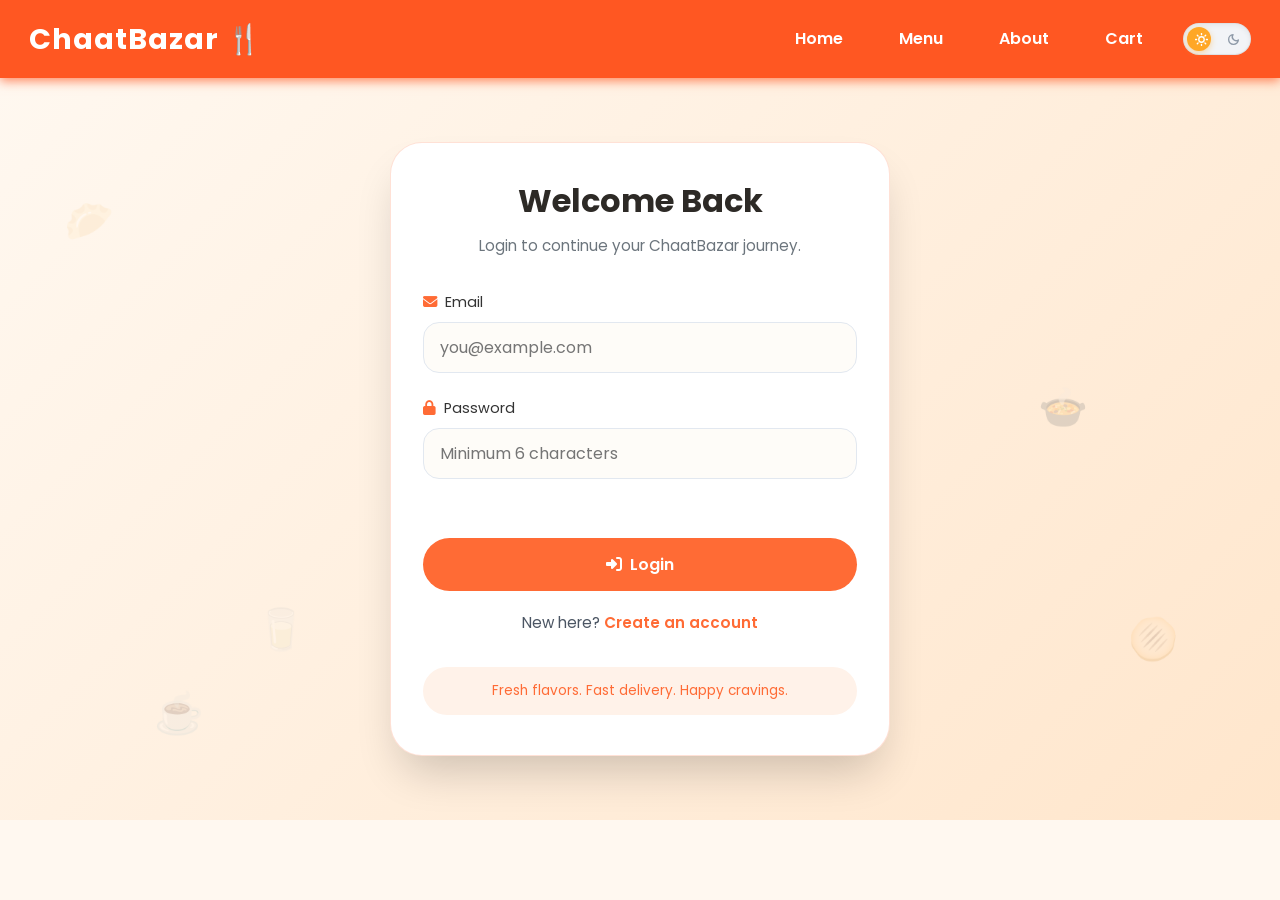
<file: dashboard.html>
<!DOCTYPE html>
<html lang="en">
<head>
  <meta charset="UTF-8" />
  <meta name="viewport" content="width=device-width, initial-scale=1.0" />
  <title>Dashboard | ChaatBazar</title>
  <link rel="preconnect" href="https://fonts.googleapis.com" />
  <link rel="preconnect" href="https://fonts.gstatic.com" crossorigin />
  <link href="https://fonts.googleapis.com/css2?family=Poppins:wght@400;500;600;700&display=swap" rel="stylesheet" />
  <link rel="stylesheet" href="https://cdnjs.cloudflare.com/ajax/libs/font-awesome/6.5.1/css/all.min.css" />
  <link rel="stylesheet" href="css/style.css" />
  <link rel="stylesheet" href="css/auth.css" />
  <link rel="icon" href="favicon.png" type="image/png" />
</head>
<body data-page-type="dashboard">
  <header>
    <div class="header-inner container" role="banner">
      <a href="index.html" class="logo" aria-label="ChaatBazar Home">ChaatBazar 🍴</a>
      <nav role="navigation" aria-label="Primary Navigation">
        <a href="index.html" class="nav-link">Home</a>
        <a href="menu.html" class="nav-link">Menu</a>
        <a href="index.html#about" class="nav-link">About</a>
        <a href="orders.html" class="nav-link">Orders</a>
        <a href="cart.html" class="nav-link">Cart</a>
        <button id="theme-toggle" class="theme-toggle" aria-label="Toggle Theme">
          <span class="theme-toggle-track">
            <span class="theme-toggle-icon sun-icon">
              <svg xmlns="http://www.w3.org/2000/svg" viewBox="0 0 24 24" fill="none" stroke="currentColor" stroke-linecap="round" stroke-linejoin="round"><circle cx="12" cy="12" r="5"></circle><line x1="12" y1="1" x2="12" y2="3"></line><line x1="12" y1="21" x2="12" y2="23"></line><line x1="4.22" y1="4.22" x2="5.64" y2="5.64"></line><line x1="18.36" y1="18.36" x2="19.78" y2="19.78"></line><line x1="1" y1="12" x2="3" y2="12"></line><line x1="21" y1="12" x2="23" y2="12"></line><line x1="4.22" y1="19.78" x2="5.64" y2="18.36"></line><line x1="18.36" y1="5.64" x2="19.78" y2="4.22"></line></svg>
            </span>
            <span class="theme-toggle-icon moon-icon">
              <svg xmlns="http://www.w3.org/2000/svg" viewBox="0 0 24 24" fill="none" stroke="currentColor" stroke-linecap="round" stroke-linejoin="round"><path d="M21 12.79A9 9 0 1 1 11.21 3 7 7 0 0 0 21 12.79z"></path></svg>
            </span>
            <span class="theme-toggle-thumb"></span>
          </span>
        </button>
        <div id="authNavItem" class="auth-nav-item">
          <a href="login.html" class="login-btn-nav">Login</a>
        </div>
      </nav>
    </div>
  </header>

  <main class="auth-main" role="main" aria-label="Dashboard page">
    <div class="food-animation-bg" aria-hidden="true">
      <span class="floating-food samosa">🥟</span>
      <span class="floating-food pani-puri">🫓</span>
      <span class="floating-food chaat">🍲</span>
      <span class="floating-food chai">☕</span>
      <span class="floating-food lassi">🥛</span>
    </div>

    <section class="auth-wrapper">
      <div class="dashboard-card">
        <div class="dashboard-page-header">
          <div class="dashboard-eyebrow">Dashboard</div>
          <h2>Dashboard - Coming Soon</h2>
          <p>Hi, <span id="dashboard-user-name">User</span>.</p>
        </div>

        <div class="dashboard-message">
          <strong>Coming Soon:</strong> this area will hold order history, saved preferences, rewards, and quick actions for your account.
        </div>

        <div class="profile-actions">
          <a href="profile.html" class="profile-action-link">View Profile</a>
          <a href="index.html" class="profile-action-link secondary">Back to Home</a>
        </div>
      </div>
    </section>
  </main>

  <script src="js/auth.js"></script>
</body>
</html>
</file>
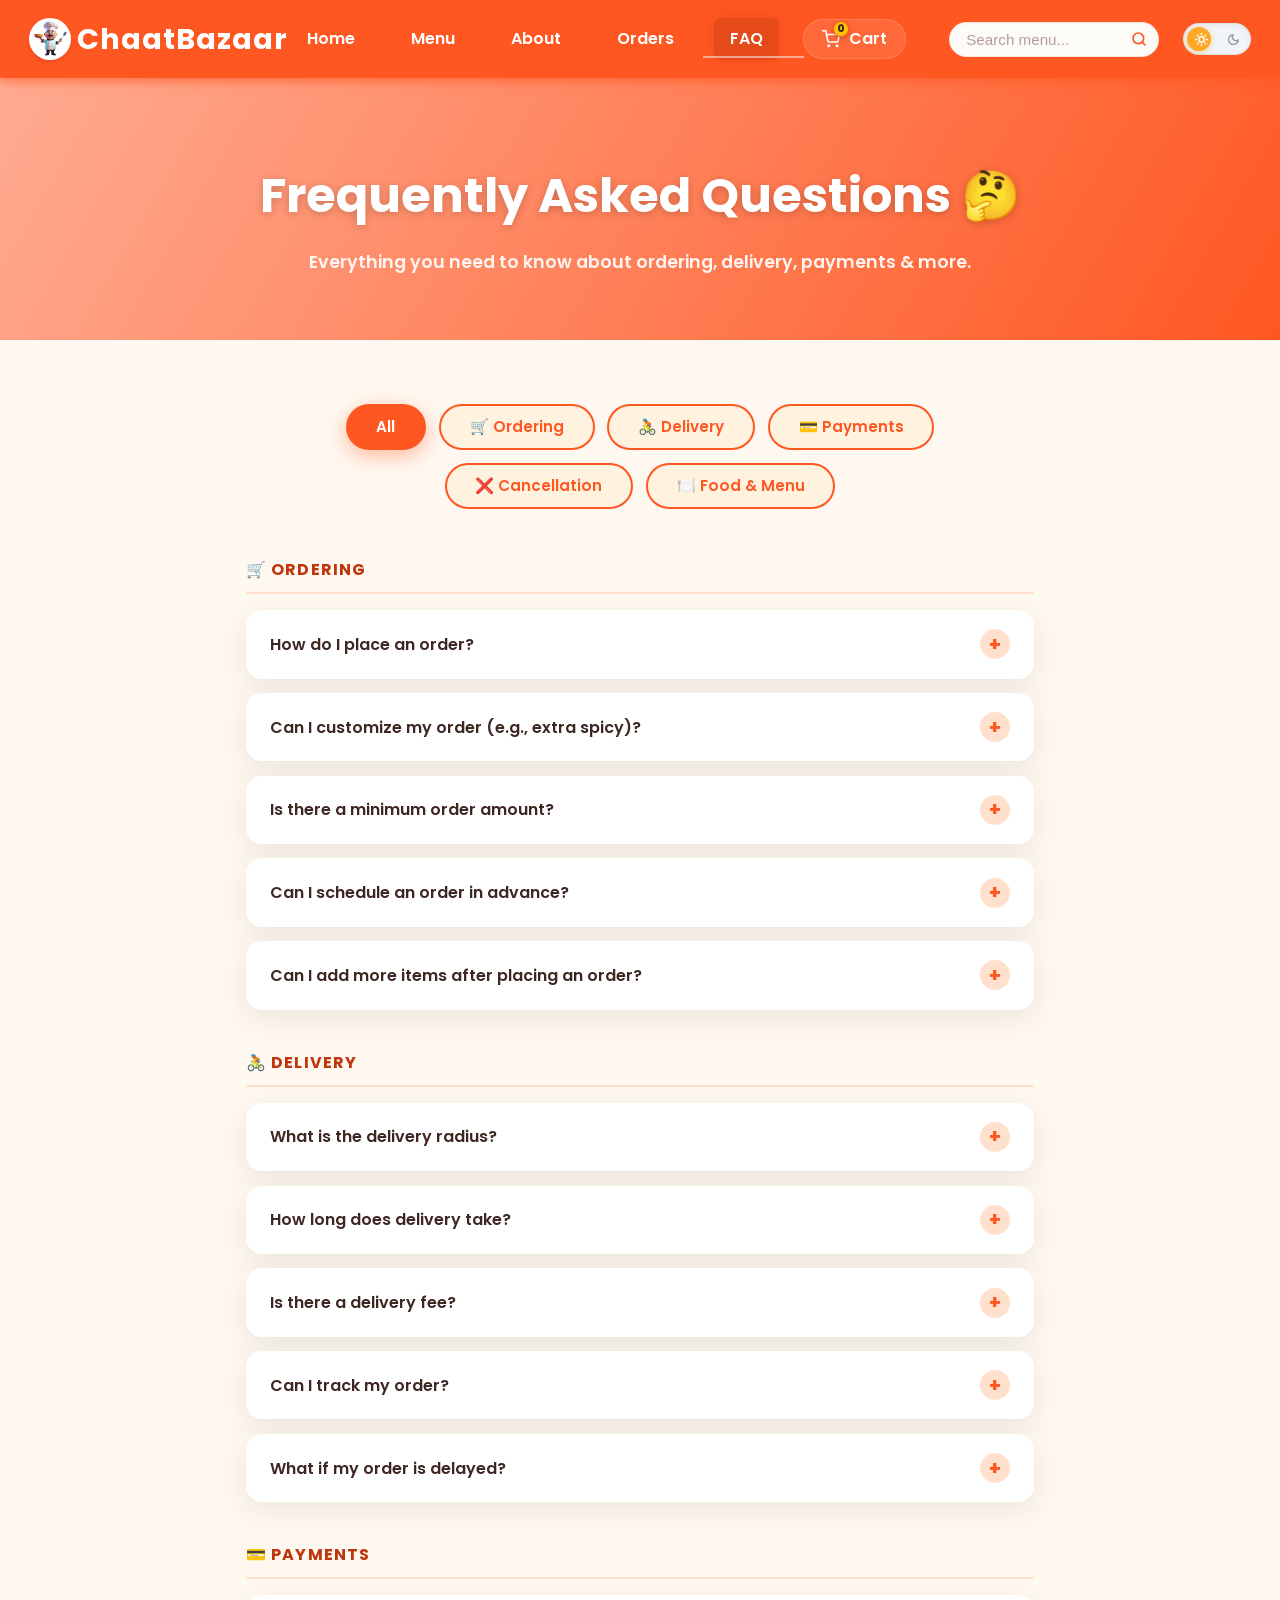
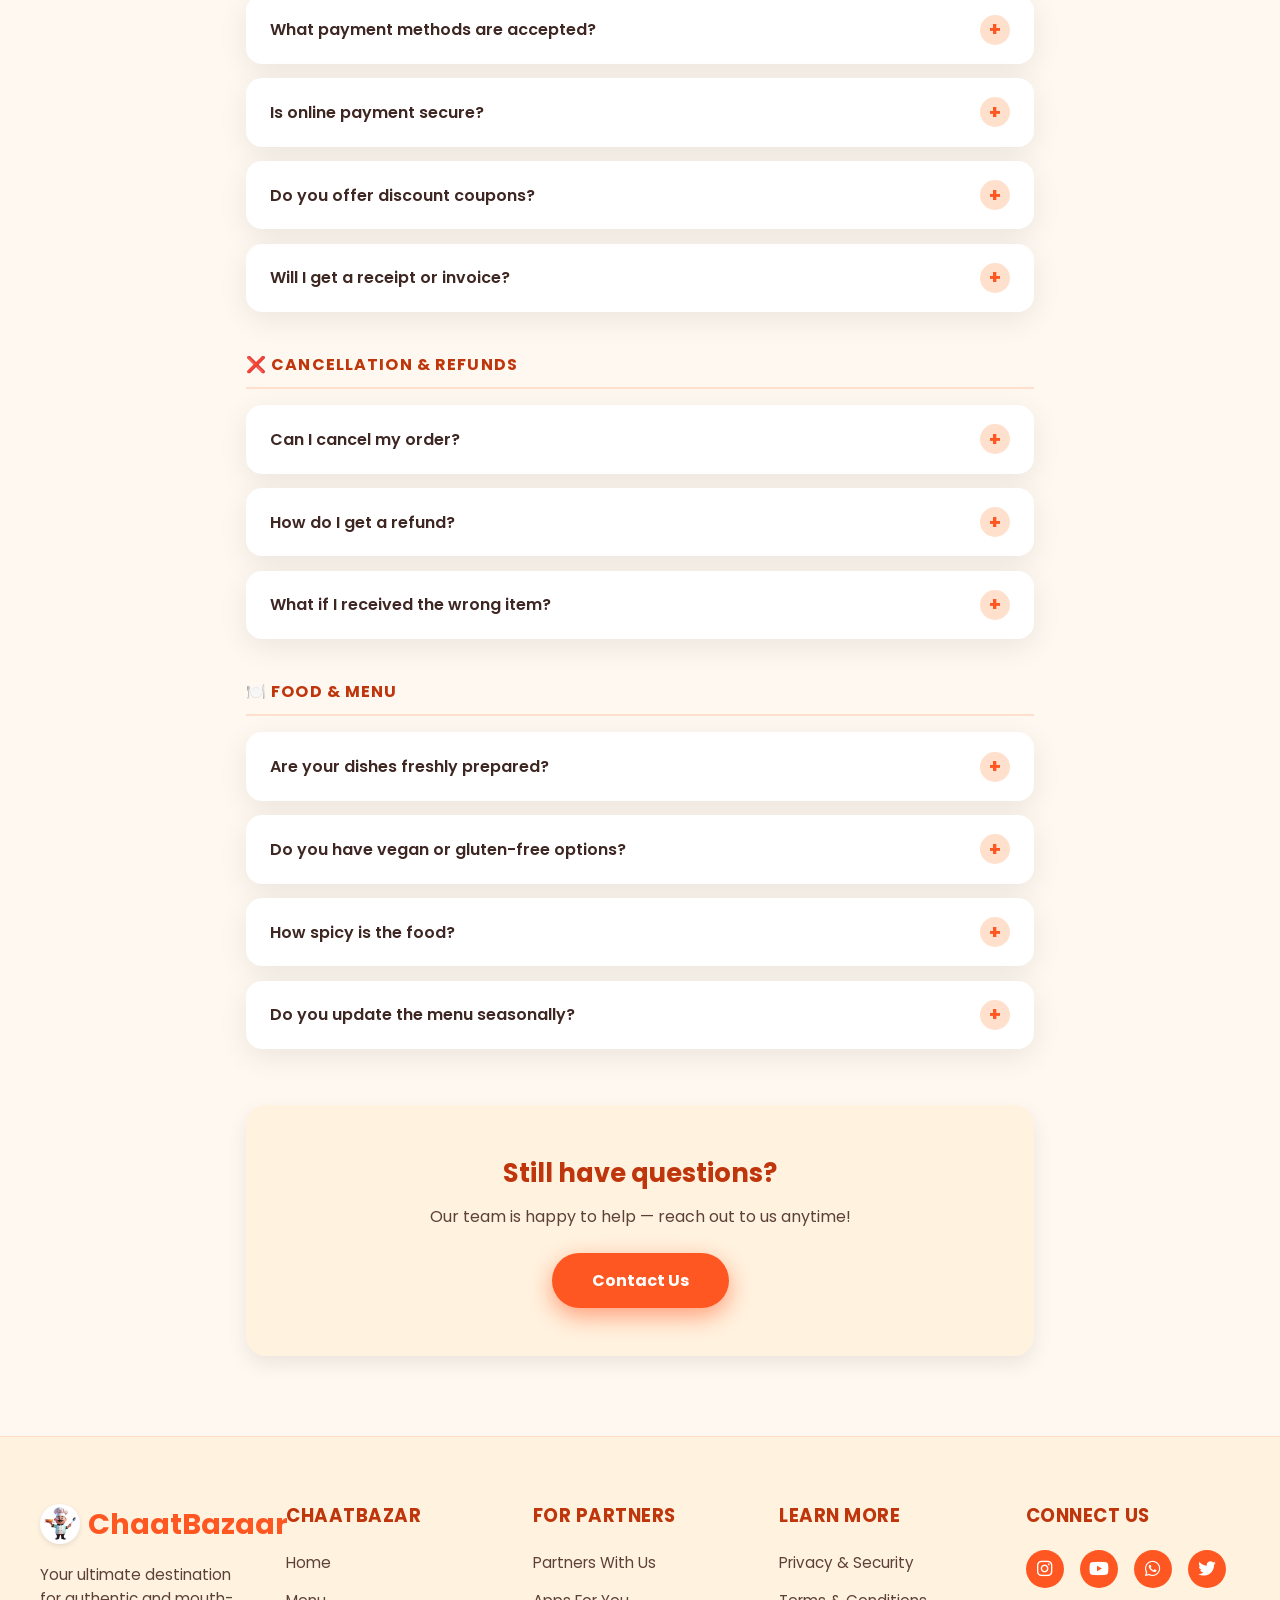
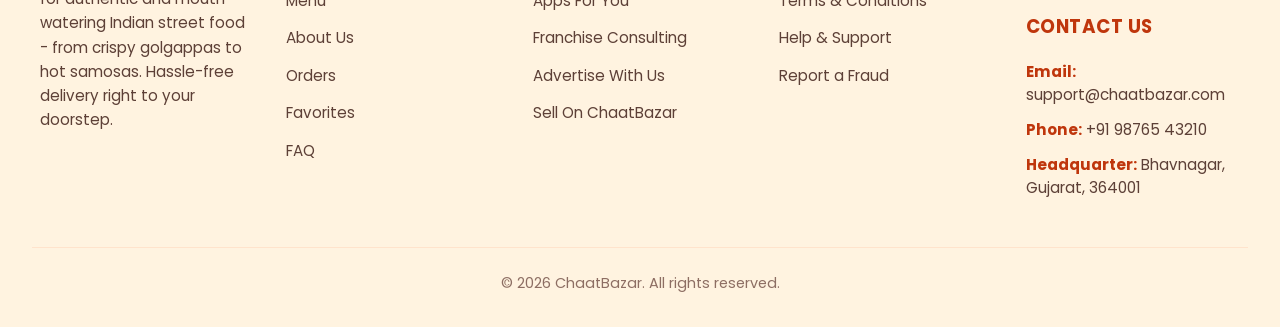
<file: faq.html>
<!DOCTYPE html>
<html lang="en">
<head>
  <meta charset="UTF-8" />
  <meta name="viewport" content="width=device-width, initial-scale=1" />
  <title>FAQ - ChaatBazaar</title>
  <meta name="description" content="Frequently asked questions about ChaatBazaar – ordering, delivery, payments, cancellation, and more." />

  <!-- Same fonts & icons as rest of site -->
  <link href="https://fonts.googleapis.com/css2?family=Poppins:wght@400;600;700&display=swap" rel="stylesheet" />
  <link rel="stylesheet" href="https://cdnjs.cloudflare.com/ajax/libs/font-awesome/6.5.1/css/all.min.css" />
  <link rel="stylesheet" href="css/style.css" />
  <link rel="icon" href="img/logo.png" type="image/png" />

  <style>
    /* ── FAQ Hero (mirrors .hero gradient, same palette) ── */
    .faq-hero {
      background: linear-gradient(120deg, #ffab91, #ff5722);
      color: #fff;
      text-align: center;
      padding: 5rem 1rem 4rem;
    }
    .faq-hero h1 {
      font-size: clamp(2rem, 5vw, 3rem);
      font-weight: 700;
      margin-bottom: 0.8rem;
      text-shadow: 0 2px 8px rgba(0,0,0,0.2);
    }
    .faq-hero p {
      font-size: 1.1rem;
      font-weight: 600;
      opacity: 0.92;
      margin: 0;
    }

    /* ── Page wrapper ── */
    .faq-page {
      max-width: 820px;
      margin: 0 auto;
      padding: 4rem 1rem 5rem;
    }

    /* ── Category tabs (same pill style as .filter-btn) ── */
    .faq-tabs {
      display: flex;
      flex-wrap: wrap;
      gap: 0.8rem;
      justify-content: center;
      margin-bottom: 3rem;
    }
    .faq-tab {
      background: #fff3e0;
      border: 2px solid #ff5722;
      color: #ff5722;
      padding: 0.6rem 1.8rem;
      border-radius: 50px;
      font-weight: 600;
      font-size: 0.95rem;
      font-family: 'Poppins', sans-serif;
      cursor: pointer;
      transition: all 0.3s ease;
    }
    .faq-tab.active,
    .faq-tab:hover {
      background: #ff5722;
      color: #fff;
      box-shadow: 0 6px 20px rgba(255,87,34,0.4);
    }

    /* ── Category heading ── */
    .faq-category { margin-bottom: 2.5rem; }
    .faq-category-title {
      font-size: 1rem;
      font-weight: 700;
      color: #bf360c;
      text-transform: uppercase;
      letter-spacing: 0.07em;
      margin-bottom: 1rem;
      padding-bottom: 0.6rem;
      border-bottom: 2px solid #ffe0cc;
    }

    /* ── Accordion item (matches .card shadow/radius language) ── */
    .faq-item {
      background: #fff;
      border-radius: 16px;
      box-shadow: 0 8px 30px rgba(0,0,0,0.08);
      margin-bottom: 0.9rem;
      overflow: hidden;
      transition: box-shadow 0.3s ease, transform 0.3s ease;
    }
    .faq-item:hover {
      box-shadow: 0 12px 35px rgba(255,87,34,0.12);
      transform: translateY(-2px);
    }

    /* ── Question button ── */
    .faq-question {
      width: 100%;
      background: none;
      border: none;
      padding: 1.2rem 1.5rem;
      text-align: left;
      font-family: 'Poppins', sans-serif;
      font-size: 1rem;
      font-weight: 600;
      color: #3e2723;
      cursor: pointer;
      display: flex;
      justify-content: space-between;
      align-items: center;
      gap: 1rem;
      transition: background 0.2s ease;
    }
    .faq-question:hover { background: #fff8f5; }

    .faq-icon {
      flex-shrink: 0;
      width: 30px;
      height: 30px;
      border-radius: 50%;
      background: #ffe0cc;
      display: flex;
      align-items: center;
      justify-content: center;
      font-size: 1.2rem;
      color: #ff5722;
      font-weight: 700;
      transition: transform 0.35s ease, background 0.25s ease, color 0.25s ease;
    }
    .faq-item.open .faq-icon {
      transform: rotate(45deg);
      background: #ff5722;
      color: #fff;
    }

    /* ── Answer panel ── */
    .faq-answer {
      max-height: 0;
      overflow: hidden;
      padding: 0 1.5rem;
      transition: max-height 0.4s ease, padding 0.25s ease;
      font-size: 0.97rem;
      color: #5d4037;
      line-height: 1.75;
    }
    .faq-item.open .faq-answer {
      max-height: 500px;
      padding: 0 1.5rem 1.3rem;
    }

    /* ── CTA box (matches .team-member card feel) ── */
    .faq-cta {
      margin-top: 3.5rem;
      background: #fff3e0;
      border-radius: 20px;
      box-shadow: 0 8px 20px rgba(0,0,0,0.08);
      padding: 3rem 2rem;
      text-align: center;
    }
    .faq-cta h2 {
      font-size: 1.6rem;
      font-weight: 700;
      color: #bf360c;
      margin-bottom: 0.6rem;
    }
    .faq-cta p {
      color: #5d4037;
      margin-bottom: 1.5rem;
      font-size: 1rem;
    }
    .faq-cta a {
      display: inline-block;
      background: #ff5722;
      color: #fff;
      padding: 0.9rem 2.5rem;
      border-radius: 50px;
      font-weight: 700;
      font-size: 1rem;
      text-decoration: none;
      box-shadow: 0 8px 25px rgba(255,87,34,0.55);
      transition: background 0.3s ease, transform 0.2s ease;
    }
    .faq-cta a:hover {
      background: #e64a19;
      transform: translateY(-2px);
      box-shadow: 0 10px 30px rgba(230,74,25,0.7);
    }

    /* ── Responsive ── */
    @media (max-width: 600px) {
      .faq-tabs { gap: 0.5rem; }
      .faq-tab  { padding: 0.5rem 1.2rem; font-size: 0.88rem; }
      .faq-question { font-size: 0.93rem; padding: 1rem 1.1rem; }
      .faq-answer   { padding: 0 1.1rem; }
      .faq-item.open .faq-answer { padding: 0 1.1rem 1rem; }
    }
  </style>
</head>
<body>

<!-- ═══════════ HEADER (exact copy from orders.html) ═══════════ -->
<header>
  <div class="header-inner container" role="banner">
    <a href="index.html" class="logo" aria-label="ChaatBazaar Home"><img src="img/logo.png" alt="ChaatBazaar Logo" class="navbar-logo-img" />ChaatBazaar</a>
    <nav role="navigation" aria-label="Primary Navigation">
      <a href="index.html" class="nav-link">Home</a>
      <div class="dropdown" tabindex="0" aria-haspopup="true" aria-expanded="false">
        <a href="menu.html" class="dropdown-toggle nav-link">Menu</a>
        <div class="dropdown-menu" role="menu" aria-label="Menu Categories">
          <a href="menu.html?filter=All#filters" role="menuitem" tabindex="-1" class="menu-filter" data-filter="All">All</a>
          <a href="menu.html?filter=Snacks#filters" role="menuitem" tabindex="-1" class="menu-filter" data-filter="Snacks">Snacks</a>
          <a href="menu.html?filter=Chaat#filters" role="menuitem" tabindex="-1" class="menu-filter" data-filter="Chaat">Chaat</a>
          <a href="menu.html?filter=Beverages#filters" role="menuitem" tabindex="-1" class="menu-filter" data-filter="Beverages">Beverages</a>
        </div>
      </div>
      <a href="about.html" class="nav-link">About</a>
      <a href="orders.html">Orders</a>
      <a href="faq.html" class="nav-link active">FAQ</a>
      <a href="cart.html" class="nav-link cart-btn-modern" id="cart-open-btn" aria-label="Cart">
        <span class="cart-icon-wrapper">
          <svg xmlns="http://www.w3.org/2000/svg" viewBox="0 0 24 24" fill="none" stroke="currentColor" stroke-width="2.2" stroke-linecap="round" stroke-linejoin="round" class="cart-svg-icon"><circle cx="9" cy="21" r="1"></circle><circle cx="20" cy="21" r="1"></circle><path d="M1 1h4l2.68 13.39a2 2 0 0 0 2 1.61h9.72a2 2 0 0 0 2-1.61L23 6H6"></path></svg>
          <span id="cart-count" class="cart-badge">0</span>
        </span>
        <span class="cart-text">Cart</span>
      </a>
      <div class="search-bar" role="search">
        <input type="search" placeholder="Search menu..." aria-label="Search menu" id="search-input" autocomplete="off" />
        <button aria-label="Search" id="search-btn">
          <svg xmlns="http://www.w3.org/2000/svg" viewBox="0 0 24 24" fill="none" stroke="currentColor" stroke-width="2.5" stroke-linecap="round" stroke-linejoin="round" class="search-svg"><circle cx="11" cy="11" r="8"></circle><line x1="21" y1="21" x2="16.65" y2="16.65"></line></svg>
        </button>
        <div class="search-suggestions" id="search-suggestions" style="display:none;"></div>
      </div>
      <button id="theme-toggle" class="theme-toggle" aria-label="Toggle Theme">
        <span class="theme-toggle-track">
          <span class="theme-toggle-icon sun-icon">
            <svg xmlns="http://www.w3.org/2000/svg" viewBox="0 0 24 24" fill="none" stroke="currentColor" stroke-linecap="round" stroke-linejoin="round"><circle cx="12" cy="12" r="5"></circle><line x1="12" y1="1" x2="12" y2="3"></line><line x1="12" y1="21" x2="12" y2="23"></line><line x1="4.22" y1="4.22" x2="5.64" y2="5.64"></line><line x1="18.36" y1="18.36" x2="19.78" y2="19.78"></line><line x1="1" y1="12" x2="3" y2="12"></line><line x1="21" y1="12" x2="23" y2="12"></line><line x1="4.22" y1="19.78" x2="5.64" y2="18.36"></line><line x1="18.36" y1="5.64" x2="19.78" y2="4.22"></line></svg>
          </span>
          <span class="theme-toggle-icon moon-icon">
            <svg xmlns="http://www.w3.org/2000/svg" viewBox="0 0 24 24" fill="none" stroke="currentColor" stroke-linecap="round" stroke-linejoin="round"><path d="M21 12.79A9 9 0 1 1 11.21 3 7 7 0 0 0 21 12.79z"></path></svg>
          </span>
          <span class="theme-toggle-thumb"></span>
        </span>
      </button>
    </nav>
  </div>
</header>

<!-- ═══════════ HERO ═══════════ -->
<section class="faq-hero" role="region" aria-label="FAQ Hero">
  <h1>Frequently Asked Questions 🤔</h1>
  <p>Everything you need to know about ordering, delivery, payments & more.</p>
</section>

<!-- ═══════════ FAQ CONTENT ═══════════ -->
<main class="faq-page">

  <!-- Category filter tabs -->
  <div class="faq-tabs" role="toolbar" aria-label="Filter FAQ categories">
    <button class="faq-tab active" data-filter="all">All</button>
    <button class="faq-tab" data-filter="ordering">🛒 Ordering</button>
    <button class="faq-tab" data-filter="delivery">🚴 Delivery</button>
    <button class="faq-tab" data-filter="payments">💳 Payments</button>
    <button class="faq-tab" data-filter="cancellation">❌ Cancellation</button>
    <button class="faq-tab" data-filter="food">🍽️ Food & Menu</button>
  </div>

  <!-- ── ORDERING ── -->
  <div class="faq-category" data-cat="ordering">
    <h2 class="faq-category-title">🛒 Ordering</h2>

    <div class="faq-item">
      <button class="faq-question">How do I place an order?<span class="faq-icon">+</span></button>
      <div class="faq-answer">Browse our menu, click <strong>Add</strong> on any item you love, then hit <strong>Checkout</strong> from the cart. Fill in your delivery details and confirm — hot street food is on its way!</div>
    </div>

    <div class="faq-item">
      <button class="faq-question">Can I customize my order (e.g., extra spicy)?<span class="faq-icon">+</span></button>
      <div class="faq-answer">Yes! Add a note in the <strong>Special Instructions</strong> field at checkout. Our chefs will do their best to accommodate your preferences.</div>
    </div>

    <div class="faq-item">
      <button class="faq-question">Is there a minimum order amount?<span class="faq-icon">+</span></button>
      <div class="faq-answer">Yes, the minimum order amount is <strong>₹50</strong>. This helps us ensure quality delivery service every time.</div>
    </div>

    <div class="faq-item">
      <button class="faq-question">Can I schedule an order in advance?<span class="faq-icon">+</span></button>
      <div class="faq-answer">Currently we only accept real-time orders. Scheduled ordering is coming soon — subscribe to our newsletter for updates!</div>
    </div>

    <div class="faq-item">
      <button class="faq-question">Can I add more items after placing an order?<span class="faq-icon">+</span></button>
      <div class="faq-answer">Once an order is placed and the kitchen starts preparing it, changes are not possible. You can always place a new order for additional items.</div>
    </div>
  </div>

  <!-- ── DELIVERY ── -->
  <div class="faq-category" data-cat="delivery">
    <h2 class="faq-category-title">🚴 Delivery</h2>

    <div class="faq-item">
      <button class="faq-question">What is the delivery radius?<span class="faq-icon">+</span></button>
      <div class="faq-answer">We deliver within a <strong>5 km radius</strong> of our kitchen. Enter your pincode at checkout to check if your area is covered.</div>
    </div>

    <div class="faq-item">
      <button class="faq-question">How long does delivery take?<span class="faq-icon">+</span></button>
      <div class="faq-answer">Most orders arrive in <strong>20–35 minutes</strong>. This may vary based on distance, traffic, and order volume during peak hours.</div>
    </div>

    <div class="faq-item">
      <button class="faq-question">Is there a delivery fee?<span class="faq-icon">+</span></button>
      <div class="faq-answer">Delivery is <strong>FREE</strong> for orders above ₹150. A small fee of <strong>₹20</strong> applies for orders below ₹150.</div>
    </div>

    <div class="faq-item">
      <button class="faq-question">Can I track my order?<span class="faq-icon">+</span></button>
      <div class="faq-answer">Yes! Once confirmed, visit the <a href="orders.html" style="color:#ff5722;font-weight:600;">Orders page</a> for live status: <em>Placed → Preparing → Out for Delivery → Delivered</em>.</div>
    </div>

    <div class="faq-item">
      <button class="faq-question">What if my order is delayed?<span class="faq-icon">+</span></button>
      <div class="faq-answer">If your order exceeds the estimated time by more than 15 minutes, please contact us via the Contact form. We'll update you immediately and may offer a discount on your next order.</div>
    </div>
  </div>

  <!-- ── PAYMENTS ── -->
  <div class="faq-category" data-cat="payments">
    <h2 class="faq-category-title">💳 Payments</h2>

    <div class="faq-item">
      <button class="faq-question">What payment methods are accepted?<span class="faq-icon">+</span></button>
      <div class="faq-answer">We accept <strong>UPI</strong> (GPay, PhonePe, Paytm), credit/debit cards, net banking, and <strong>Cash on Delivery (COD)</strong>. More options are coming soon!</div>
    </div>

    <div class="faq-item">
      <button class="faq-question">Is online payment secure?<span class="faq-icon">+</span></button>
      <div class="faq-answer">Absolutely. All transactions are SSL-encrypted and processed through trusted payment gateways. We never store your card details.</div>
    </div>

    <div class="faq-item">
      <button class="faq-question">Do you offer discount coupons?<span class="faq-icon">+</span></button>
      <div class="faq-answer">Yes! Use code <strong>FIRST20</strong> for 20% off your first order, or <strong>CHAAT10</strong> for 10% off any order above ₹100. Subscribe to our newsletter for more exclusive deals.</div>
    </div>

    <div class="faq-item">
      <button class="faq-question">Will I get a receipt or invoice?<span class="faq-icon">+</span></button>
      <div class="faq-answer">A digital receipt is emailed after every successful order. You can also find your full order history on the <a href="orders.html" style="color:#ff5722;font-weight:600;">Orders page</a>.</div>
    </div>
  </div>

  <!-- ── CANCELLATION ── -->
  <div class="faq-category" data-cat="cancellation">
    <h2 class="faq-category-title">❌ Cancellation & Refunds</h2>

    <div class="faq-item">
      <button class="faq-question">Can I cancel my order?<span class="faq-icon">+</span></button>
      <div class="faq-answer">You can cancel within <strong>2 minutes</strong> of placing the order. Once the kitchen begins preparing your food, cancellations are not possible.</div>
    </div>

    <div class="faq-item">
      <button class="faq-question">How do I get a refund?<span class="faq-icon">+</span></button>
      <div class="faq-answer">Refunds for eligible cancellations or wrong/missing items are processed within <strong>3–5 business days</strong> to your original payment method.</div>
    </div>

    <div class="faq-item">
      <button class="faq-question">What if I received the wrong item?<span class="faq-icon">+</span></button>
      <div class="faq-answer">We're sorry! Contact us within <strong>30 minutes</strong> of delivery with a photo. We'll either redeliver the correct item or issue a full refund.</div>
    </div>
  </div>

  <!-- ── FOOD & MENU ── -->
  <div class="faq-category" data-cat="food">
    <h2 class="faq-category-title">🍽️ Food & Menu</h2>

    <div class="faq-item">
      <button class="faq-question">Are your dishes freshly prepared?<span class="faq-icon">+</span></button>
      <div class="faq-answer">Yes! Every item is prepared fresh <strong>after your order is placed</strong>. We never use pre-packaged or frozen food.</div>
    </div>

    <div class="faq-item">
      <button class="faq-question">Do you have vegan or gluten-free options?<span class="faq-icon">+</span></button>
      <div class="faq-answer">Yes! Look for the <strong>🌱 Vegan</strong> and <strong>🌾 Gluten-Free</strong> badges on menu cards, or use the dietary filter on the <a href="menu.html" style="color:#ff5722;font-weight:600;">Menu page</a>.</div>
    </div>

    <div class="faq-item">
      <button class="faq-question">How spicy is the food?<span class="faq-icon">+</span></button>
      <div class="faq-answer">Each item shows a spice indicator (🌶️ Low / 🌶️🌶️ Medium / 🌶️🌶️🌶️ High). Use the Spice Level filter on the Menu page to find dishes matching your preference.</div>
    </div>

    <div class="faq-item">
      <button class="faq-question">Do you update the menu seasonally?<span class="faq-icon">+</span></button>
      <div class="faq-answer">Yes! We refresh our specials regularly based on seasonal ingredients and festive occasions. Check the <strong>Today's Specials</strong> section on the homepage for the latest additions.</div>
    </div>
  </div>

  <!-- ── Still have questions CTA ── -->
  <div class="faq-cta" role="complementary" aria-label="Contact us">
    <h2>Still have questions?</h2>
    <p>Our team is happy to help — reach out to us anytime!</p>
    <a href="index.html#about">Contact Us</a>
  </div>

</main>

<!-- ═══════════ FOOTER (exact match) ═══════════ -->
<footer>
  <div class="footer-container">
    <div class="footer-column brand-col">
      <div class="footer-brand"><img src="img/logo.png" alt="ChaatBazaar Logo" class="footer-logo-img" />ChaatBazaar</div>
      <p class="footer-desc">Your ultimate destination for authentic and mouth-watering Indian street food - from crispy golgappas to hot samosas. Hassle-free delivery right to your doorstep.</p>
    </div>
    
    <div class="footer-column">
      <h3>ChaatBazar</h3>
      <ul class="footer-links">
        <li><a href="index.html">Home</a></li>
        <li><a href="menu.html">Menu</a></li>
        <li><a href="about.html">About Us</a></li>
        <li><a href="orders.html">Orders</a></li>
        <li><a href="favorites.html">Favorites</a></li>
        <li><a href="faq.html">FAQ</a></li>
      </ul>
    </div>
    
    <div class="footer-column">
      <h3>For Partners</h3>
      <ul class="footer-links">
        <li><a href="#">Partners With Us</a></li>
        <li><a href="#">Apps For You</a></li>
        <li><a href="#">Franchise Consulting</a></li>
        <li><a href="#">Advertise With Us</a></li>
        <li><a href="#">Sell On ChaatBazar</a></li>
      </ul>
    </div>
    
    <div class="footer-column">
      <h3>Learn More</h3>
      <ul class="footer-links">
        <li><a href="#">Privacy & Security</a></li>
        <li><a href="#">Terms & Conditions</a></li>
        <li><a href="#">Help & Support</a></li>
        <li><a href="#">Report a Fraud</a></li>
      </ul>
    </div>
    
    <div class="footer-column">
      <div class="footer-social-wrapper">
        <h3>Connect Us</h3>
        <div class="footer-social-icons">
          <a href="https://instagram.com" target="_blank" rel="noopener noreferrer" aria-label="Instagram"><i class="fa-brands fa-instagram"></i></a>
          <a href="https://youtube.com" target="_blank" rel="noopener noreferrer" aria-label="YouTube"><i class="fa-brands fa-youtube"></i></a>
          <a href="https://whatsapp.com" target="_blank" rel="noopener noreferrer" aria-label="WhatsApp"><i class="fa-brands fa-whatsapp"></i></a>
          <a href="https://twitter.com" target="_blank" rel="noopener noreferrer" aria-label="Twitter"><i class="fa-brands fa-twitter"></i></a>
        </div>
      </div>
      <h3>Contact Us</h3>
      <ul class="footer-contact-info">
        <li><strong>Email:</strong> support@chaatbazar.com</li>
        <li><strong>Phone:</strong> +91 98765 43210</li>
        <li><strong>Headquarter:</strong> Bhavnagar, Gujarat, 364001</li>
      </ul>
    </div>
  </div>
  <div class="footer-bottom">
    <p>&copy; 2026 ChaatBazar. All rights reserved.</p>
  </div>
</footer>

<script src="js/cart-manager.js"></script>
<script src="js/recently-viewed.js"></script>
<script src="js/delivery-tracker.js"></script>
<script src="js/geolocation.js"></script>
<script src="js/sanitization.js"></script>
<script src="js/main.js"></script>
<script src="js/auth.js"></script>
<script>
  // ── Accordion ──
  document.querySelectorAll('.faq-question').forEach(btn => {
    btn.addEventListener('click', () => {
      const item = btn.closest('.faq-item');
      const isOpen = item.classList.contains('open');
      document.querySelectorAll('.faq-item.open').forEach(el => el.classList.remove('open'));
      if (!isOpen) item.classList.add('open');
    });
  });

  // ── Category tab filter ──
  document.querySelectorAll('.faq-tab').forEach(tab => {
    tab.addEventListener('click', () => {
      document.querySelectorAll('.faq-tab').forEach(t => t.classList.remove('active'));
      tab.classList.add('active');

      const filter = tab.dataset.filter;
      document.querySelectorAll('.faq-category').forEach(cat => {
        cat.style.display = (filter === 'all' || cat.dataset.cat === filter) ? 'block' : 'none';
      });

      // Close open items when switching category
      document.querySelectorAll('.faq-item.open').forEach(el => el.classList.remove('open'));
    });
  });
</script>
</body>
</html>
</file>
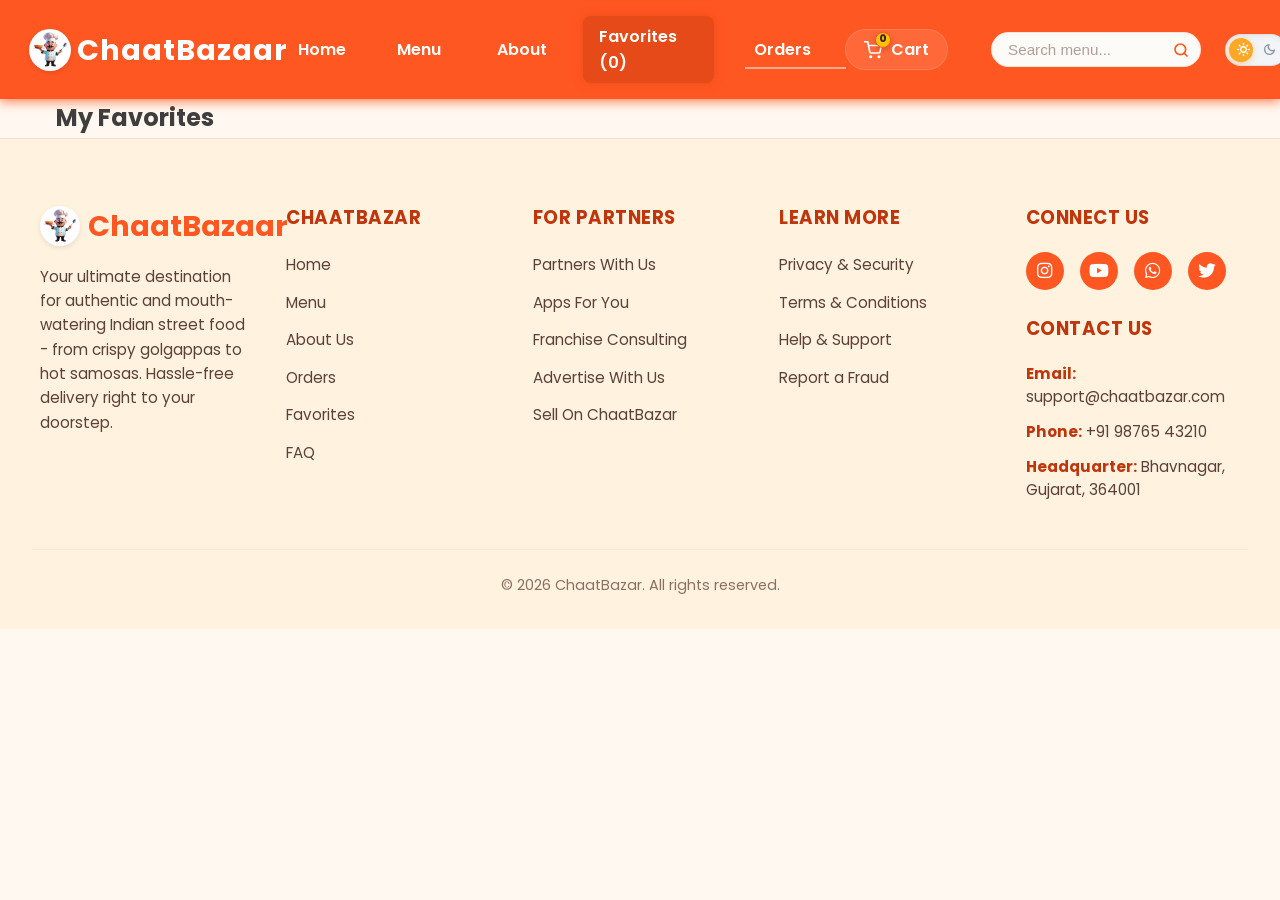
<file: favorites.html>
<!DOCTYPE html>
<html lang="en">

<head>
  <meta charset="UTF-8">
  <meta name="viewport" content="width=device-width, initial-scale=1.0">
  <title>My Favorites - ChaatBazar</title>

  <!-- Google Fonts -->
  <link href="https://fonts.googleapis.com/css2?family=Poppins:wght@400;600;700&display=swap" rel="stylesheet" />
  <link rel="stylesheet" href="css/style.css">
  <link rel="stylesheet" href="https://cdnjs.cloudflare.com/ajax/libs/font-awesome/6.5.1/css/all.min.css">
  <link rel="icon" href="img/logo.png" type="image/png" />
</head>

<body>
  <header>
    <div class="header-inner container" role="banner">
      <a href="index.html" class="logo" aria-label="ChaatBazaar Home"><img src="img/logo.png" alt="ChaatBazaar Logo" class="navbar-logo-img" />ChaatBazaar</a>
      <nav role="navigation" aria-label="Primary Navigation">
        <a href="index.html" class="nav-link">Home</a>
        <div class="dropdown" tabindex="0" aria-haspopup="true" aria-expanded="false">
          <a href="menu.html" class="dropdown-toggle nav-link">Menu</a>
          <div class="dropdown-menu" role="menu" aria-label="Menu Categories">
            <a href="menu.html?filter=All#filters" role="menuitem" tabindex="-1" class="menu-filter" data-filter="All">All</a>
            <a href="menu.html?filter=Snacks#filters" role="menuitem" tabindex="-1" class="menu-filter" data-filter="Snacks">Snacks</a>
            <a href="menu.html?filter=Chaat#filters" role="menuitem" tabindex="-1" class="menu-filter" data-filter="Chaat">Chaat</a>
            <a href="menu.html?filter=Beverages#filters" role="menuitem" tabindex="-1" class="menu-filter" data-filter="Beverages">Beverages</a>
          </div>
        </div>
        <a href="about.html" class="nav-link">About</a>
        <a href="favorites.html" class="nav-link active">Favorites (<span id="fav-count">0</span>)</a>
        <a href="orders.html" class="nav-link">Orders</a>
        <a href="cart.html" class="nav-link cart-btn-modern" id="cart-open-btn" aria-label="Cart">
          <span class="cart-icon-wrapper">
            <svg xmlns="http://www.w3.org/2000/svg" viewBox="0 0 24 24" fill="none" stroke="currentColor" stroke-width="2.2" stroke-linecap="round" stroke-linejoin="round" class="cart-svg-icon"><circle cx="9" cy="21" r="1"></circle><circle cx="20" cy="21" r="1"></circle><path d="M1 1h4l2.68 13.39a2 2 0 0 0 2 1.61h9.72a2 2 0 0 0 2-1.61L23 6H6"></path></svg>
            <span id="cart-count" class="cart-badge">0</span>
          </span>
          <span class="cart-text">Cart</span>
        </a>
        <div class="search-bar" role="search">
          <input type="search" placeholder="Search menu..." aria-label="Search menu" id="search-input"
            autocomplete="off" />
          <button aria-label="Search" id="search-btn">
            <svg xmlns="http://www.w3.org/2000/svg" viewBox="0 0 24 24" fill="none" stroke="currentColor" stroke-width="2.5" stroke-linecap="round" stroke-linejoin="round" class="search-svg"><circle cx="11" cy="11" r="8"></circle><line x1="21" y1="21" x2="16.65" y2="16.65"></line></svg>
          </button>
          <div class="search-suggestions" id="search-suggestions" style="display: none;"></div>
        </div>
        <button id="theme-toggle" class="theme-toggle" aria-label="Toggle Theme">
          <span class="theme-toggle-track">
            <span class="theme-toggle-icon sun-icon">
              <svg xmlns="http://www.w3.org/2000/svg" viewBox="0 0 24 24" fill="none" stroke="currentColor" stroke-linecap="round" stroke-linejoin="round"><circle cx="12" cy="12" r="5"></circle><line x1="12" y1="1" x2="12" y2="3"></line><line x1="12" y1="21" x2="12" y2="23"></line><line x1="4.22" y1="4.22" x2="5.64" y2="5.64"></line><line x1="18.36" y1="18.36" x2="19.78" y2="19.78"></line><line x1="1" y1="12" x2="3" y2="12"></line><line x1="21" y1="12" x2="23" y2="12"></line><line x1="4.22" y1="19.78" x2="5.64" y2="18.36"></line><line x1="18.36" y1="5.64" x2="19.78" y2="4.22"></line></svg>
            </span>
            <span class="theme-toggle-icon moon-icon">
              <svg xmlns="http://www.w3.org/2000/svg" viewBox="0 0 24 24" fill="none" stroke="currentColor" stroke-linecap="round" stroke-linejoin="round"><path d="M21 12.79A9 9 0 1 1 11.21 3 7 7 0 0 0 21 12.79z"></path></svg>
            </span>
            <span class="theme-toggle-thumb"></span>
          </span>
        </button>

        <div id="authNavItem" class="auth-nav-item">
          <a href="login.html" class="login-btn-nav">Login</a>
        </div>
      </nav>
    </div>
  </header>
  <section class="favorites-page container">
    <h1>My Favorites</h1>

    <div class="favorites-container cards" id="favorites-container" aria-live="polite">
      <!-- Favorited items will be rendered here dynamically -->
    </div>
  </section>
  <footer>
    <div class="footer-container">
      <div class="footer-column brand-col">
        <div class="footer-brand"><img src="img/logo.png" alt="ChaatBazaar Logo" class="footer-logo-img" />ChaatBazaar</div>
        <p class="footer-desc">Your ultimate destination for authentic and mouth-watering Indian street food - from crispy golgappas to hot samosas. Hassle-free delivery right to your doorstep.</p>
      </div>
      
      <div class="footer-column">
        <h3>ChaatBazar</h3>
        <ul class="footer-links">
          <li><a href="index.html">Home</a></li>
          <li><a href="menu.html">Menu</a></li>
          <li><a href="about.html">About Us</a></li>
          <li><a href="orders.html">Orders</a></li>
          <li><a href="favorites.html">Favorites</a></li>
          <li><a href="faq.html">FAQ</a></li>
        </ul>
      </div>
      
      <div class="footer-column">
        <h3>For Partners</h3>
        <ul class="footer-links">
          <li><a href="#">Partners With Us</a></li>
          <li><a href="#">Apps For You</a></li>
          <li><a href="#">Franchise Consulting</a></li>
          <li><a href="#">Advertise With Us</a></li>
          <li><a href="#">Sell On ChaatBazar</a></li>
        </ul>
      </div>
      
      <div class="footer-column">
        <h3>Learn More</h3>
        <ul class="footer-links">
          <li><a href="#">Privacy & Security</a></li>
          <li><a href="#">Terms & Conditions</a></li>
          <li><a href="#">Help & Support</a></li>
          <li><a href="#">Report a Fraud</a></li>
        </ul>
      </div>
      
      <div class="footer-column">
        <div class="footer-social-wrapper">
          <h3>Connect Us</h3>
          <div class="footer-social-icons">
            <a href="https://instagram.com" target="_blank" rel="noopener noreferrer" aria-label="Instagram"><i class="fa-brands fa-instagram"></i></a>
            <a href="https://youtube.com" target="_blank" rel="noopener noreferrer" aria-label="YouTube"><i class="fa-brands fa-youtube"></i></a>
            <a href="https://whatsapp.com" target="_blank" rel="noopener noreferrer" aria-label="WhatsApp"><i class="fa-brands fa-whatsapp"></i></a>
            <a href="https://twitter.com" target="_blank" rel="noopener noreferrer" aria-label="Twitter"><i class="fa-brands fa-twitter"></i></a>
          </div>
        </div>
        <h3>Contact Us</h3>
        <ul class="footer-contact-info">
          <li><strong>Email:</strong> support@chaatbazar.com</li>
          <li><strong>Phone:</strong> +91 98765 43210</li>
          <li><strong>Headquarter:</strong> Bhavnagar, Gujarat, 364001</li>
        </ul>
      </div>
    </div>
    <div class="footer-bottom">
      <p>&copy; 2026 ChaatBazar. All rights reserved.</p>
    </div>
  </footer>
  <script src="js/cart-manager.js"></script>
  <script src="js/recently-viewed.js"></script>
  <script src="js/delivery-tracker.js"></script>
  <script src="js/geolocation.js"></script>
  <script src="js/sanitization.js"></script>
  <script src="js/loyalty.js"></script>
  <script src="js/main.js"></script>
  <script src="js/auth.js"></script>
</body>

</html>
</file>
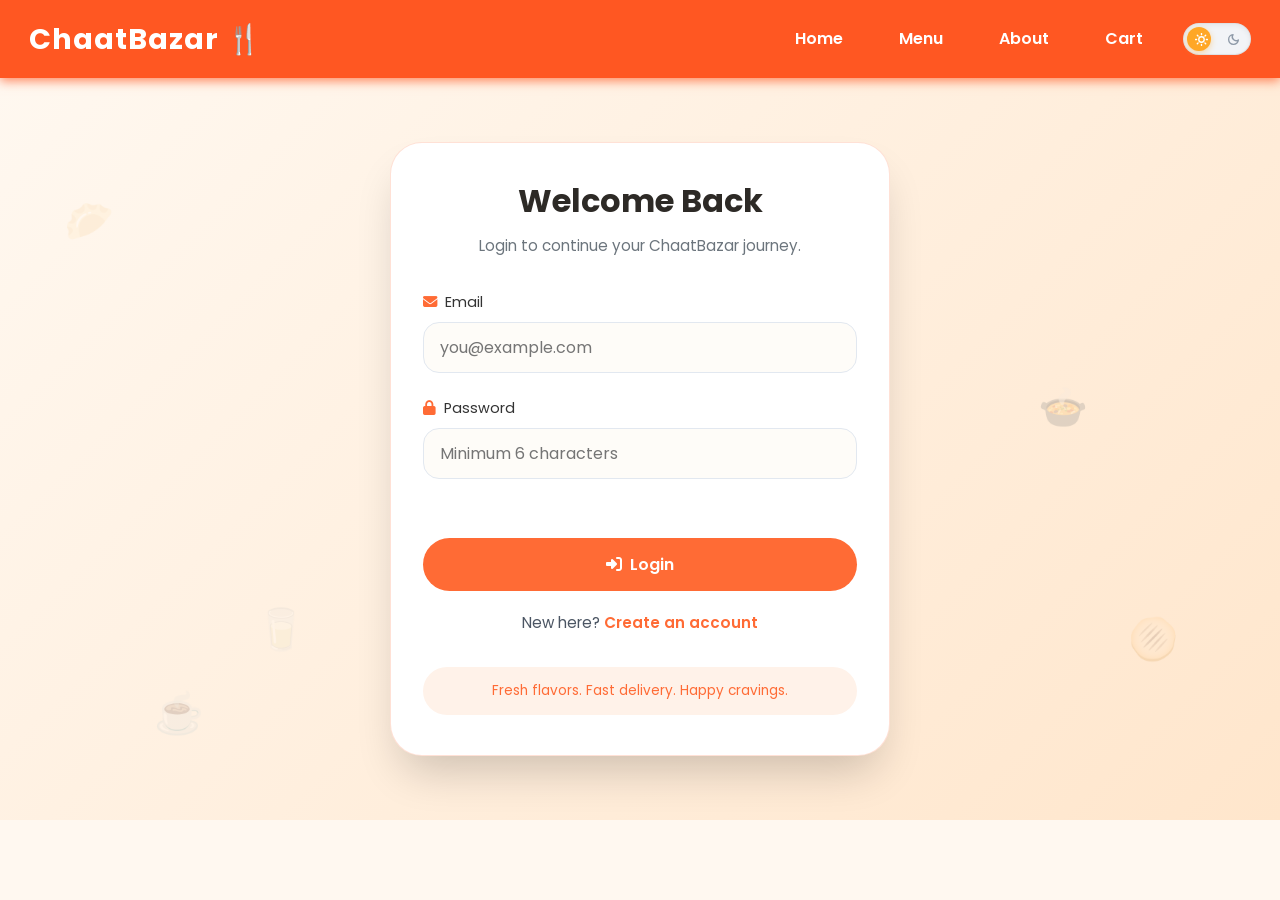
<file: login.html>
<!DOCTYPE html>
<html lang="en">
<head>
  <meta charset="UTF-8" />
  <meta name="viewport" content="width=device-width, initial-scale=1.0" />
  <title>Login | ChaatBazar</title>
  <link rel="preconnect" href="https://fonts.googleapis.com" />
  <link rel="preconnect" href="https://fonts.gstatic.com" crossorigin />
  <link href="https://fonts.googleapis.com/css2?family=Poppins:wght@400;500;600;700&display=swap" rel="stylesheet" />
  <link rel="stylesheet" href="https://cdnjs.cloudflare.com/ajax/libs/font-awesome/6.5.1/css/all.min.css" />
  <link rel="stylesheet" href="css/style.css" />
  <link rel="stylesheet" href="css/auth.css" />
</head>
<body data-page-type="login">
  <header>
    <div class="header-inner container" role="banner">
      <a href="index.html" class="logo" aria-label="ChaatBazar Home">ChaatBazar 🍴</a>
      <nav role="navigation" aria-label="Primary Navigation">
        <a href="index.html" class="nav-link">Home</a>
        <a href="menu.html" class="nav-link">Menu</a>
        <a href="about.html" class="nav-link">About</a>
        <a href="cart.html" class="nav-link">Cart</a>
        <button id="theme-toggle" class="theme-toggle" aria-label="Toggle Theme">
          <span class="theme-toggle-track">
            <span class="theme-toggle-icon sun-icon">
              <svg xmlns="http://www.w3.org/2000/svg" viewBox="0 0 24 24" fill="none" stroke="currentColor" stroke-linecap="round" stroke-linejoin="round"><circle cx="12" cy="12" r="5"></circle><line x1="12" y1="1" x2="12" y2="3"></line><line x1="12" y1="21" x2="12" y2="23"></line><line x1="4.22" y1="4.22" x2="5.64" y2="5.64"></line><line x1="18.36" y1="18.36" x2="19.78" y2="19.78"></line><line x1="1" y1="12" x2="3" y2="12"></line><line x1="21" y1="12" x2="23" y2="12"></line><line x1="4.22" y1="19.78" x2="5.64" y2="18.36"></line><line x1="18.36" y1="5.64" x2="19.78" y2="4.22"></line></svg>
            </span>
            <span class="theme-toggle-icon moon-icon">
              <svg xmlns="http://www.w3.org/2000/svg" viewBox="0 0 24 24" fill="none" stroke="currentColor" stroke-linecap="round" stroke-linejoin="round"><path d="M21 12.79A9 9 0 1 1 11.21 3 7 7 0 0 0 21 12.79z"></path></svg>
            </span>
            <span class="theme-toggle-thumb"></span>
          </span>
        </button>
      </nav>
    </div>
  </header>

  <main class="auth-main" role="main" aria-label="Login form">
    <div class="food-animation-bg" aria-hidden="true">
      <span class="floating-food samosa">🥟</span>
      <span class="floating-food pani-puri">🫓</span>
      <span class="floating-food chaat">🍲</span>
      <span class="floating-food chai">☕</span>
      <span class="floating-food lassi">🥛</span>
    </div>

    <section class="auth-wrapper">
      <div class="auth-card">
        <div class="auth-header">
          <h2>Welcome Back</h2>
          <p>Login to continue your ChaatBazar journey.</p>
        </div>

        <form id="login-form" novalidate>
          <div class="input-group">
            <label for="login-email"><i class="fa-solid fa-envelope"></i>Email</label>
            <input type="email" id="login-email" placeholder="you@example.com" autocomplete="email" required />
            <p id="login-email-error" class="error-message" aria-live="polite"></p>
          </div>

          <div class="input-group">
            <label for="login-password"><i class="fa-solid fa-lock"></i>Password</label>
            <input type="password" id="login-password" placeholder="Minimum 6 characters" minlength="6" autocomplete="current-password" required />
            <p id="login-password-error" class="error-message" aria-live="polite"></p>
          </div>

          <p class="form-message" aria-live="polite"></p>

          <button type="submit" class="auth-btn">
            <i class="fa-solid fa-right-to-bracket"></i>
            Login
          </button>
        </form>

        <p class="auth-switch-text">
          New here?
          <a class="auth-link" href="signup.html">Create an account</a>
        </p>

        <p class="auth-footer-note">Fresh flavors. Fast delivery. Happy cravings.</p>
      </div>
    </section>
  </main>

  <script src="js/auth.js"></script>
</body>
</html>
</file>
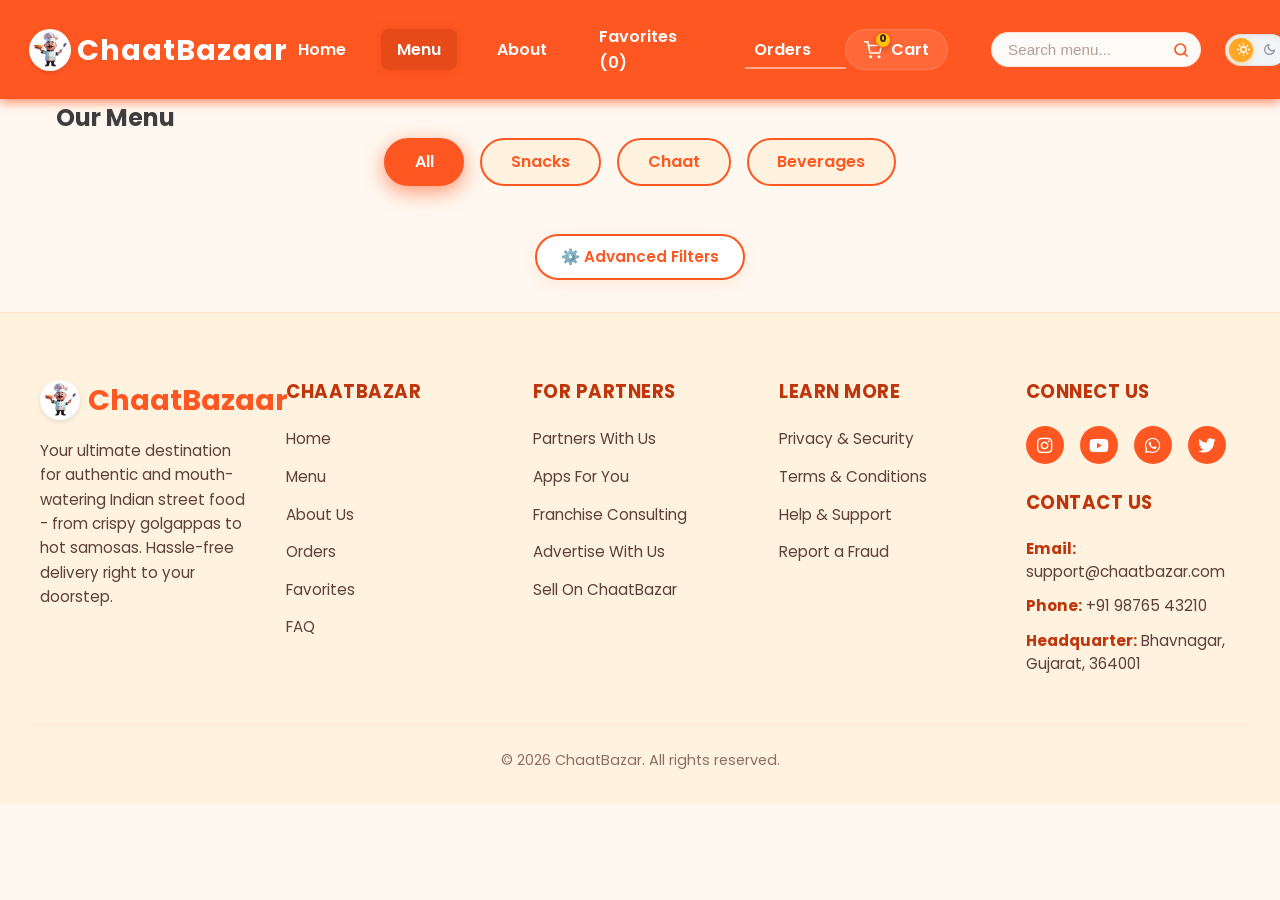
<file: menu.html>
<!DOCTYPE html>
<html lang="en">
<head>
  <meta charset="UTF-8">
  <meta name="viewport" content="width=device-width, initial-scale=1.0">
  <title>Menu - ChaatBazar</title>
  
  <!-- Google Fonts -->
  <link href="https://fonts.googleapis.com/css2?family=Poppins:wght@400;600;700&display=swap" rel="stylesheet" />
  <link rel="stylesheet" href="https://cdnjs.cloudflare.com/ajax/libs/font-awesome/6.5.1/css/all.min.css" />
  <link rel="stylesheet" href="css/style.css">
  <link rel="icon" href="img/logo.png" type="image/png" />
</head>
<body>

<header>
  <div class="header-inner container" role="banner">
    <a href="index.html" class="logo" aria-label="ChaatBazaar Home"><img src="img/logo.png" alt="ChaatBazaar Logo" class="navbar-logo-img" />ChaatBazaar</a>
    <nav role="navigation" aria-label="Primary Navigation">
      <a href="index.html" class="nav-link">Home</a>
      <div class="dropdown" tabindex="0" aria-haspopup="true" aria-expanded="false">
        <a href="menu.html" class="dropdown-toggle nav-link active">Menu</a>
        <div class="dropdown-menu" role="menu" aria-label="Menu Categories">
          <a href="menu.html?filter=All#filters" role="menuitem" tabindex="-1" class="menu-filter" data-filter="All">All</a>
          <a href="menu.html?filter=Snacks#filters" role="menuitem" tabindex="-1" class="menu-filter" data-filter="Snacks">Snacks</a>
          <a href="menu.html?filter=Chaat#filters" role="menuitem" tabindex="-1" class="menu-filter" data-filter="Chaat">Chaat</a>
          <a href="menu.html?filter=Beverages#filters" role="menuitem" tabindex="-1" class="menu-filter" data-filter="Beverages">Beverages</a>
        </div>
      </div>
      <a href="about.html" class="nav-link">About</a>
      <a href="favorites.html" class="nav-link">Favorites (<span id="fav-count">0</span>)</a>
      <a href="orders.html" class="nav-link">Orders</a>
      <a href="cart.html" class="nav-link cart-btn-modern" id="cart-open-btn" aria-label="Cart">
        <span class="cart-icon-wrapper">
          <svg xmlns="http://www.w3.org/2000/svg" viewBox="0 0 24 24" fill="none" stroke="currentColor" stroke-width="2.2" stroke-linecap="round" stroke-linejoin="round" class="cart-svg-icon"><circle cx="9" cy="21" r="1"></circle><circle cx="20" cy="21" r="1"></circle><path d="M1 1h4l2.68 13.39a2 2 0 0 0 2 1.61h9.72a2 2 0 0 0 2-1.61L23 6H6"></path></svg>
          <span id="cart-count" class="cart-badge">0</span>
        </span>
        <span class="cart-text">Cart</span>
      </a>
      <div class="search-bar" role="search">
        <input type="search" placeholder="Search menu..." aria-label="Search menu" id="search-input" autocomplete="off" />
        <button aria-label="Search" id="search-btn">
          <svg xmlns="http://www.w3.org/2000/svg" viewBox="0 0 24 24" fill="none" stroke="currentColor" stroke-width="2.5" stroke-linecap="round" stroke-linejoin="round" class="search-svg"><circle cx="11" cy="11" r="8"></circle><line x1="21" y1="21" x2="16.65" y2="16.65"></line></svg>
        </button>
        <div class="search-suggestions" id="search-suggestions" style="display: none;"></div>
      </div>
      <button id="theme-toggle" class="theme-toggle" aria-label="Toggle Theme">
        <span class="theme-toggle-track">
          <span class="theme-toggle-icon sun-icon">
            <svg xmlns="http://www.w3.org/2000/svg" viewBox="0 0 24 24" fill="none" stroke="currentColor" stroke-linecap="round" stroke-linejoin="round"><circle cx="12" cy="12" r="5"></circle><line x1="12" y1="1" x2="12" y2="3"></line><line x1="12" y1="21" x2="12" y2="23"></line><line x1="4.22" y1="4.22" x2="5.64" y2="5.64"></line><line x1="18.36" y1="18.36" x2="19.78" y2="19.78"></line><line x1="1" y1="12" x2="3" y2="12"></line><line x1="21" y1="12" x2="23" y2="12"></line><line x1="4.22" y1="19.78" x2="5.64" y2="18.36"></line><line x1="18.36" y1="5.64" x2="19.78" y2="4.22"></line></svg>
          </span>
          <span class="theme-toggle-icon moon-icon">
            <svg xmlns="http://www.w3.org/2000/svg" viewBox="0 0 24 24" fill="none" stroke="currentColor" stroke-linecap="round" stroke-linejoin="round"><path d="M21 12.79A9 9 0 1 1 11.21 3 7 7 0 0 0 21 12.79z"></path></svg>
          </span>
          <span class="theme-toggle-thumb"></span>
        </span>
      </button>

      <div id="authNavItem" class="auth-nav-item">
        <a href="login.html" class="login-btn-nav">Login</a>
      </div>
    </nav>
  </div>
</header>

<section class="menu-page container">
  <h1>Our Menu</h1>

  <!-- Recently Viewed Section -->
  <section id="recently-viewed" class="recently-viewed" role="region" aria-label="Recently Viewed Items" style="display: none;">
    <h2 class="section-title">Recently Viewed</h2>
    <div class="cards" id="recently-viewed-cards">
      <!-- Recently viewed cards will be injected here -->
    </div>
  </section>

  <div id="filters" class="filter-buttons" role="toolbar" aria-label="Filter menu categories" tabindex="-1">
    <button class="filter-btn active" data-filter="All" aria-pressed="true">All</button>
    <button class="filter-btn" data-filter="Snacks" aria-pressed="false">Snacks</button>
    <button class="filter-btn" data-filter="Chaat" aria-pressed="false">Chaat</button>
    <button class="filter-btn" data-filter="Beverages" aria-pressed="false">Beverages</button>
  </div>

  <div class="filter-toggle-container">
    <button class="btn-filter-toggle" id="filter-toggle-btn" aria-expanded="false" aria-controls="advanced-filters">
      <span>⚙️ Advanced Filters</span>
    </button>
  </div>

  <div class="advanced-filters" id="advanced-filters" style="display: none;">
    <div class="filter-grid">
      <!-- Price Range Slider -->
      <div class="filter-group">
        <label for="price-range-slider">Max Price: <span id="price-slider-val">₹100</span></label>
        <input type="range" id="price-range-slider" min="10" max="100" step="5" value="100" aria-valuemin="10" aria-valuemax="100" aria-valuenow="100" />
      </div>

      <!-- Spice Level Selector -->
      <div class="filter-group">
        <label for="spice-level-select">Spice Level</label>
        <select id="spice-level-select">
          <option value="All">All Spice Levels</option>
          <option value="Low">🌶️ Low</option>
          <option value="Medium">🌶️🌶️ Medium</option>
          <option value="High">🌶️🌶️🌶️ High</option>
        </select>
      </div>

      <!-- Rating Selector -->
      <div class="filter-group">
        <label for="rating-select">Minimum Rating</label>
        <select id="rating-select">
          <option value="All">All Ratings</option>
          <option value="4.6">⭐ 4.6+ Stars</option>
          <option value="4.8">⭐⭐ 4.8+ Stars</option>
          <option value="4.9">⭐⭐⭐ 4.9+ Stars</option>
        </select>
      </div>

      <!-- Dietary Preferences -->
      <div class="filter-group dietary-group">
        <label>Dietary Preferences</label>
        <div class="checkbox-container">
          <label class="custom-checkbox">
            <input type="checkbox" id="dietary-vegan" />
            <span class="checkbox-label">🌱 Vegan</span>
          </label>
          <label class="custom-checkbox">
            <input type="checkbox" id="dietary-gf" />
            <span class="checkbox-label">🌾 Gluten-Free</span>
          </label>
        </div>
      </div>
    </div>
    
    <!-- Reset Filters Button -->
    <div class="filter-actions">
      <button class="btn-reset-filters" id="reset-filters-btn">Reset All Filters</button>
    </div>
  </div>

  <div class="menu-container" id="menu-container" aria-live="polite" aria-relevant="additions removals">
    <!-- JS will dynamically load items -->
  </div>
</section>

<footer>
  <div class="footer-container">
    <div class="footer-column brand-col">
      <div class="footer-brand"><img src="img/logo.png" alt="ChaatBazaar Logo" class="footer-logo-img" />ChaatBazaar</div>
      <p class="footer-desc">Your ultimate destination for authentic and mouth-watering Indian street food - from crispy golgappas to hot samosas. Hassle-free delivery right to your doorstep.</p>
    </div>
    
    <div class="footer-column">
      <h3>ChaatBazar</h3>
      <ul class="footer-links">
        <li><a href="index.html">Home</a></li>
        <li><a href="menu.html">Menu</a></li>
        <li><a href="about.html">About Us</a></li>
        <li><a href="orders.html">Orders</a></li>
        <li><a href="favorites.html">Favorites</a></li>
        <li><a href="faq.html">FAQ</a></li>
      </ul>
    </div>
    
    <div class="footer-column">
      <h3>For Partners</h3>
      <ul class="footer-links">
        <li><a href="#">Partners With Us</a></li>
        <li><a href="#">Apps For You</a></li>
        <li><a href="#">Franchise Consulting</a></li>
        <li><a href="#">Advertise With Us</a></li>
        <li><a href="#">Sell On ChaatBazar</a></li>
      </ul>
    </div>
    
    <div class="footer-column">
      <h3>Learn More</h3>
      <ul class="footer-links">
        <li><a href="#">Privacy & Security</a></li>
        <li><a href="#">Terms & Conditions</a></li>
        <li><a href="#">Help & Support</a></li>
        <li><a href="#">Report a Fraud</a></li>
      </ul>
    </div>
    
    <div class="footer-column">
      <div class="footer-social-wrapper">
        <h3>Connect Us</h3>
        <div class="footer-social-icons">
          <a href="https://instagram.com" target="_blank" rel="noopener noreferrer" aria-label="Instagram"><i class="fa-brands fa-instagram"></i></a>
          <a href="https://youtube.com" target="_blank" rel="noopener noreferrer" aria-label="YouTube"><i class="fa-brands fa-youtube"></i></a>
          <a href="https://whatsapp.com" target="_blank" rel="noopener noreferrer" aria-label="WhatsApp"><i class="fa-brands fa-whatsapp"></i></a>
          <a href="https://twitter.com" target="_blank" rel="noopener noreferrer" aria-label="Twitter"><i class="fa-brands fa-twitter"></i></a>
        </div>
      </div>
      <h3>Contact Us</h3>
      <ul class="footer-contact-info">
        <li><strong>Email:</strong> support@chaatbazar.com</li>
        <li><strong>Phone:</strong> +91 98765 43210</li>
        <li><strong>Headquarter:</strong> Bhavnagar, Gujarat, 364001</li>
      </ul>
    </div>
  </div>
  <div class="footer-bottom">
    <p>&copy; 2026 ChaatBazar. All rights reserved.</p>
  </div>
</footer>

<div id="toast-notification" class="toast-notification"></div>
<script src="js/cart-manager.js"></script>
<script src="js/recently-viewed.js"></script>
<script src="js/delivery-tracker.js"></script>
<script src="js/geolocation.js"></script>
<script src="js/sanitization.js"></script>
<script src="js/loyalty.js"></script>
<script src="js/main.js"></script>
<script src="js/auth.js"></script>
</body>
</html>
</file>
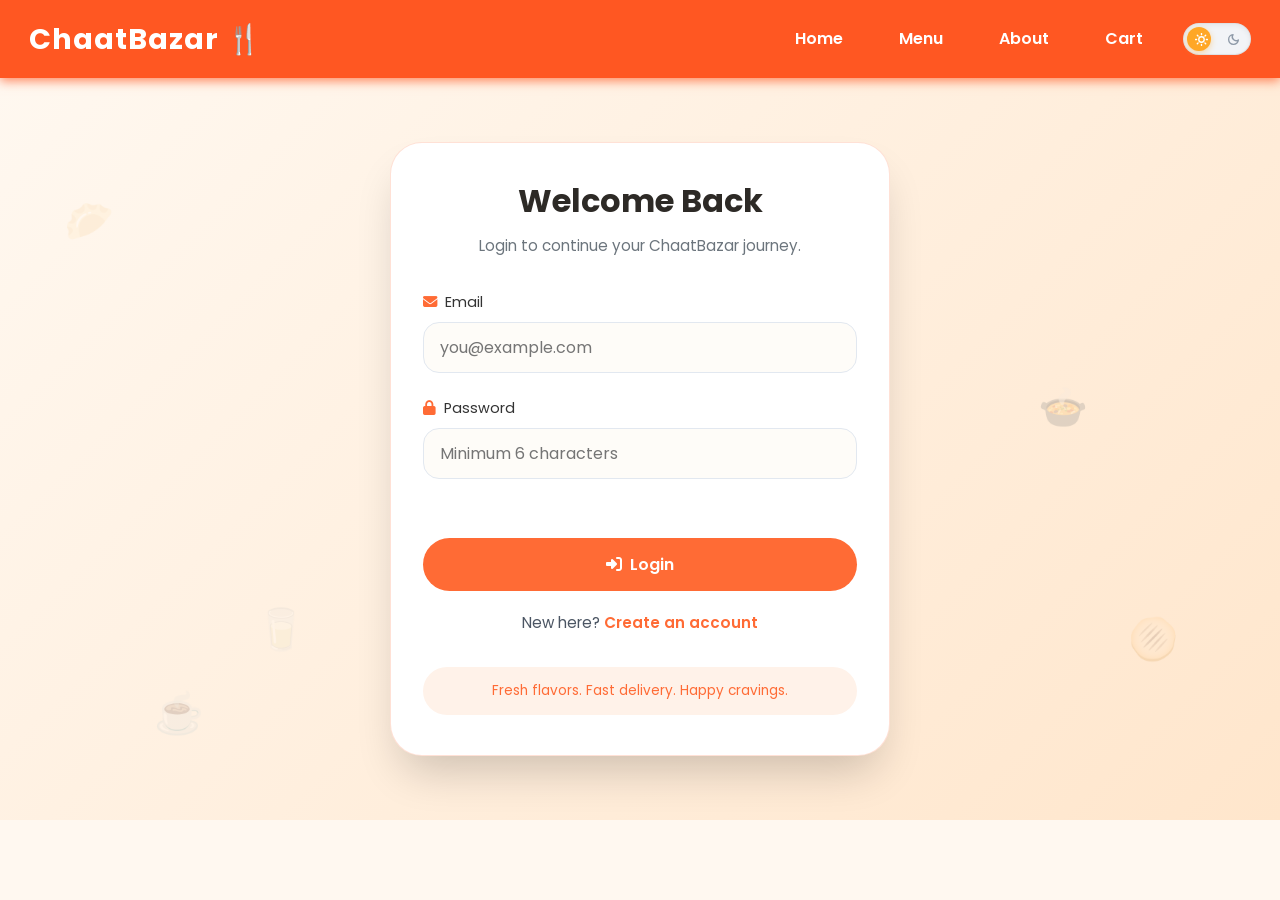
<file: profile.html>
<!DOCTYPE html>
<html lang="en">
<head>
  <meta charset="UTF-8" />
  <meta name="viewport" content="width=device-width, initial-scale=1.0" />
  <title>Profile | ChaatBazar</title>
  <link rel="preconnect" href="https://fonts.googleapis.com" />
  <link rel="preconnect" href="https://fonts.gstatic.com" crossorigin />
  <link href="https://fonts.googleapis.com/css2?family=Poppins:wght@400;500;600;700&display=swap" rel="stylesheet" />
  <link rel="stylesheet" href="https://cdnjs.cloudflare.com/ajax/libs/font-awesome/6.5.1/css/all.min.css" />
  <link rel="stylesheet" href="css/style.css" />
  <link rel="stylesheet" href="css/auth.css" />
  <link rel="icon" href="favicon.png" type="image/png" />
</head>
<body data-page-type="profile">
  <header>
    <div class="header-inner container" role="banner">
      <a href="index.html" class="logo" aria-label="ChaatBazar Home">ChaatBazar 🍴</a>
      <nav role="navigation" aria-label="Primary Navigation">
        <a href="index.html" class="nav-link">Home</a>
        <a href="menu.html" class="nav-link">Menu</a>
        <a href="index.html#about" class="nav-link">About</a>
        <a href="orders.html" class="nav-link">Orders</a>
        <a href="cart.html" class="nav-link">Cart</a>
        <button id="theme-toggle" class="theme-toggle" aria-label="Toggle Theme">
          <span class="theme-toggle-track">
            <span class="theme-toggle-icon sun-icon">
              <svg xmlns="http://www.w3.org/2000/svg" viewBox="0 0 24 24" fill="none" stroke="currentColor" stroke-linecap="round" stroke-linejoin="round"><circle cx="12" cy="12" r="5"></circle><line x1="12" y1="1" x2="12" y2="3"></line><line x1="12" y1="21" x2="12" y2="23"></line><line x1="4.22" y1="4.22" x2="5.64" y2="5.64"></line><line x1="18.36" y1="18.36" x2="19.78" y2="19.78"></line><line x1="1" y1="12" x2="3" y2="12"></line><line x1="21" y1="12" x2="23" y2="12"></line><line x1="4.22" y1="19.78" x2="5.64" y2="18.36"></line><line x1="18.36" y1="5.64" x2="19.78" y2="4.22"></line></svg>
            </span>
            <span class="theme-toggle-icon moon-icon">
              <svg xmlns="http://www.w3.org/2000/svg" viewBox="0 0 24 24" fill="none" stroke="currentColor" stroke-linecap="round" stroke-linejoin="round"><path d="M21 12.79A9 9 0 1 1 11.21 3 7 7 0 0 0 21 12.79z"></path></svg>
            </span>
            <span class="theme-toggle-thumb"></span>
          </span>
        </button>
        <div id="authNavItem" class="auth-nav-item">
          <a href="login.html" class="login-btn-nav">Login</a>
        </div>
      </nav>
    </div>
  </header>

  <main class="auth-main" role="main" aria-label="Profile page">
    <div class="food-animation-bg" aria-hidden="true">
      <span class="floating-food samosa">🥟</span>
      <span class="floating-food pani-puri">🫓</span>
      <span class="floating-food chaat">🍲</span>
      <span class="floating-food chai">☕</span>
      <span class="floating-food lassi">🥛</span>
    </div>

    <section class="auth-wrapper">
      <div class="profile-page-card">
        <div class="profile-page-header">
          <div class="profile-avatar-hero" aria-hidden="true"><span id="profile-avatar-initial">U</span></div>
          <h2>Your Profile</h2>
          <p>Account details saved in your browser session.</p>
        </div>

        <div class="profile-info-list" aria-label="Profile details">
          <div class="profile-info-row">
            <span class="profile-info-label">Name</span>
            <span id="profile-name-value" class="profile-info-value"></span>
          </div>
          <div class="profile-info-row">
            <span class="profile-info-label">Email</span>
            <span id="profile-email-value" class="profile-info-value"></span>
          </div>
          <div class="profile-info-row">
            <span class="profile-info-label">Phone</span>
            <span id="profile-phone-value" class="profile-info-value"></span>
          </div>
          <div class="profile-info-row">
            <span class="profile-info-label">Location</span>
            <span id="profile-location-value" class="profile-info-value"></span>
          </div>
        </div>

        <div class="profile-actions">
          <a href="dashboard.html" class="profile-action-link">Dashboard</a>
          <a href="index.html" class="profile-action-link secondary">Back to Home</a>
        </div>
      </div>
    </section>
  </main>

  <script src="js/auth.js"></script>
</body>
</html>
</file>
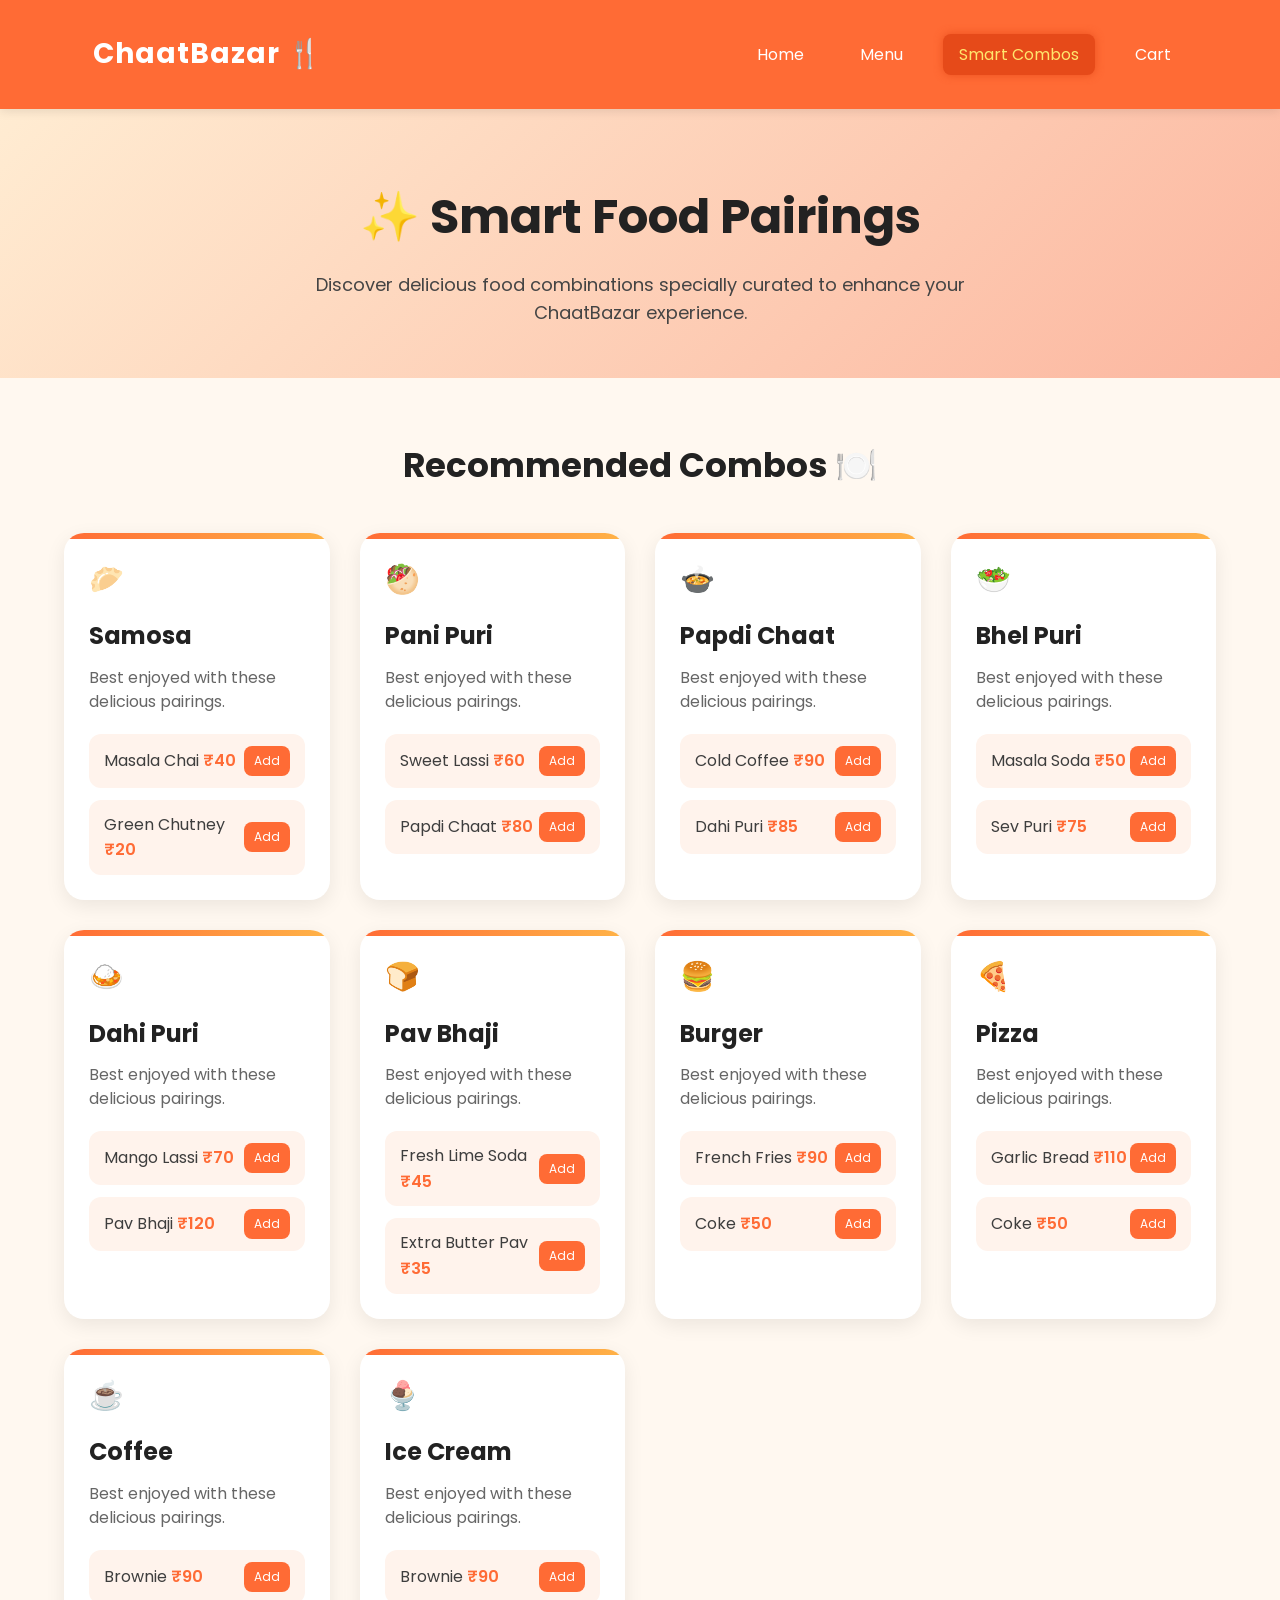
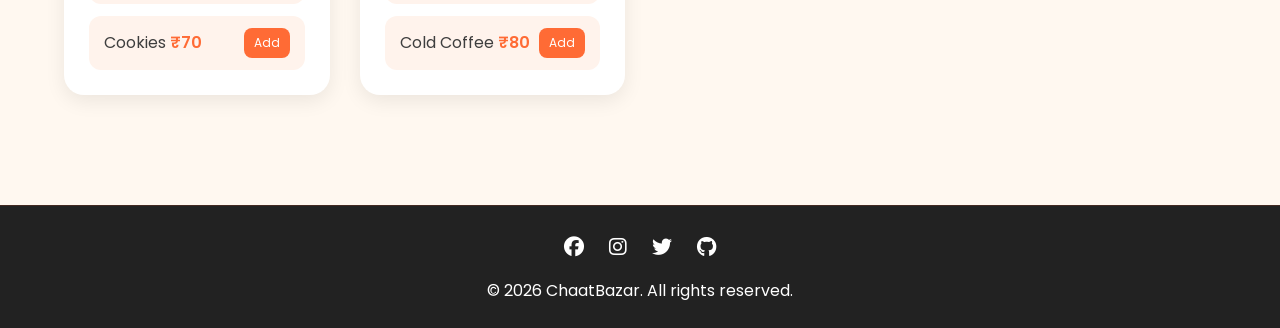
<file: recommendations.html>
<!DOCTYPE html>
<html lang="en">
<head>
  <meta charset="UTF-8" />
  <meta name="viewport" content="width=device-width, initial-scale=1.0"/>

  <title>Smart Combos - ChaatBazar</title>

  <!-- GOOGLE FONT -->
  <link
    href="https://fonts.googleapis.com/css2?family=Poppins:wght@400;500;600;700&display=swap"
    rel="stylesheet"
  />

  <!-- FONT AWESOME -->
  <link
    rel="stylesheet"
    href="https://cdnjs.cloudflare.com/ajax/libs/font-awesome/6.5.1/css/all.min.css"
  />

  <!-- MAIN CSS -->
  <link rel="stylesheet" href="css/style.css" />

  <style>

    body{
      font-family: "Poppins", sans-serif;
      background: #fff8f0;
      margin: 0;
      padding: 0;
    }

    .container{
      width: 90%;
      max-width: 1200px;
      margin: auto;
    }

    /* ================= HEADER ================= */

    header{
      background: #ff6b35;
      padding: 16px 0;
      box-shadow: 0 2px 10px rgba(0,0,0,0.1);
    }

    .header-inner{
      display: flex;
      justify-content: space-between;
      align-items: center;
    }

    .logo{
      color: white;
      font-size: 28px;
      font-weight: 700;
      text-decoration: none;
    }

    nav{
      display: flex;
      gap: 24px;
      align-items: center;
    }

    nav a{
      color: white;
      text-decoration: none;
      font-weight: 500;
      transition: 0.3s;
    }

    nav a:hover,
    nav a.active{
      color: #ffe66d;
    }

    /* ================= HERO ================= */

    .combo-hero{
      text-align: center;
      padding: 70px 20px 50px;
      background: linear-gradient(
        135deg,
        #ffecd2,
        #fcb69f
      );
    }

    .combo-hero h1{
      font-size: 48px;
      margin-bottom: 15px;
      color: #222;
    }

    .combo-hero p{
      font-size: 18px;
      color: #444;
      max-width: 700px;
      margin: auto;
      line-height: 1.6;
    }

    /* ================= SECTION ================= */

    .combo-section{
      padding: 60px 0;
    }

    .section-title{
      font-size: 34px;
      text-align: center;
      margin-bottom: 40px;
      color: #222;
    }

    /* ================= GRID ================= */

    .combo-grid{
      display: grid;
      grid-template-columns: repeat(auto-fit, minmax(260px, 1fr));
      gap: 30px;
    }

    /* ================= CARD ================= */

    .combo-card{
      background: white;
      border-radius: 20px;
      padding: 25px;
      box-shadow: 0 6px 20px rgba(0,0,0,0.08);
      transition: 0.3s;
      position: relative;
      overflow: hidden;
    }

    .combo-card:hover{
      transform: translateY(-8px);
      box-shadow: 0 12px 25px rgba(0,0,0,0.15);
    }

    .combo-card::before{
      content: "";
      position: absolute;
      top: 0;
      left: 0;
      width: 100%;
      height: 6px;
      background: linear-gradient(
        90deg,
        #ff6b35,
        #ffb347
      );
    }

    .combo-food{
      font-size: 28px;
      margin-bottom: 15px;
    }

    .combo-card h3{
      margin: 0 0 10px;
      color: #222;
      font-size: 24px;
    }

    .combo-card p{
      color: #666;
      margin-bottom: 20px;
      line-height: 1.5;
    }

    .pairing-list{
      display: flex;
      flex-direction: column;
      gap: 12px;
    }

    .pairing-item{
      background: #fff3ec;
      border-radius: 12px;
      padding: 12px 15px;
      display: flex;
      justify-content: space-between;
      align-items: center;
      font-weight: 500;
    }

    .pairing-item span{
      color: #ff6b35;
      font-weight: 600;
    }

    /* ================= FOOTER ================= */

    footer{
      background: #222;
      color: white;
      text-align: center;
      padding: 25px 10px;
      margin-top: 50px;
    }

    .social-icons{
      margin-bottom: 15px;
    }

    .social-icons a{
      color: white;
      margin: 0 10px;
      font-size: 20px;
      transition: 0.3s;
    }

    .social-icons a:hover{
      color: #ffb347;
    }

    /* ================= RESPONSIVE ================= */

    @media(max-width: 768px){

      .combo-hero h1{
        font-size: 36px;
      }

      nav{
        gap: 14px;
      }

      nav a{
        font-size: 14px;
      }
    }

  </style>
</head>

<body>

<!-- ================= HEADER ================= -->

<header>

  <div class="header-inner container">

    <a href="index.html" class="logo">
      ChaatBazar 🍴
    </a>

    <nav>

      <a href="index.html">
        Home
      </a>

      <a href="menu.html">
        Menu
      </a>

      <a href="recommendations.html" class="active">
        Smart Combos
      </a>

      <a href="cart.html">
        Cart
      </a>

    </nav>

  </div>

</header>

<!-- ================= HERO ================= -->

<section class="combo-hero">

  <h1>
    ✨ Smart Food Pairings
  </h1>

  <p>
    Discover delicious food combinations specially curated
    to enhance your ChaatBazar experience.
  </p>

</section>

<!-- ================= COMBO SECTION ================= -->

<section class="combo-section container">

  <h2 class="section-title">
    Recommended Combos 🍽️
  </h2>

  <div class="combo-grid" id="combo-grid">

    <!-- Cards injected by JS -->

  </div>

</section>

<!-- ================= FOOTER ================= -->

<footer>

  <div class="social-icons">

    <a href="#">
      <i class="fa-brands fa-facebook"></i>
    </a>

    <a href="#">
      <i class="fa-brands fa-instagram"></i>
    </a>

    <a href="#">
      <i class="fa-brands fa-twitter"></i>
    </a>

    <a href="#">
      <i class="fa-brands fa-github"></i>
    </a>

  </div>

  <p>
    © 2026 ChaatBazar. All rights reserved.
  </p>

</footer>

<!-- ================= SCRIPT ================= -->

<script src="js/cart-manager.js"></script>

<script>

  const foodPairings = {

    "Samosa": [
      { name: "Masala Chai", price: 40 },
      { name: "Green Chutney", price: 20 }
    ],

    "Pani Puri": [
      { name: "Sweet Lassi", price: 60 },
      { name: "Papdi Chaat", price: 80 }
    ],

    "Papdi Chaat": [
      { name: "Cold Coffee", price: 90 },
      { name: "Dahi Puri", price: 85 }
    ],

    "Bhel Puri": [
      { name: "Masala Soda", price: 50 },
      { name: "Sev Puri", price: 75 }
    ],

    "Dahi Puri": [
      { name: "Mango Lassi", price: 70 },
      { name: "Pav Bhaji", price: 120 }
    ],

    "Pav Bhaji": [
      { name: "Fresh Lime Soda", price: 45 },
      { name: "Extra Butter Pav", price: 35 }
    ],

    "Burger": [
      { name: "French Fries", price: 90 },
      { name: "Coke", price: 50 }
    ],

    "Pizza": [
      { name: "Garlic Bread", price: 110 },
      { name: "Coke", price: 50 }
    ],

    "Coffee": [
      { name: "Brownie", price: 90 },
      { name: "Cookies", price: 70 }
    ],

    "Ice Cream": [
      { name: "Brownie", price: 90 },
      { name: "Cold Coffee", price: 80 }
    ]
  };

  const foodEmojis = {
    "Samosa": "🥟",
    "Pani Puri": "🥙",
    "Papdi Chaat": "🍲",
    "Bhel Puri": "🥗",
    "Dahi Puri": "🍛",
    "Pav Bhaji": "🍞",
    "Burger": "🍔",
    "Pizza": "🍕",
    "Coffee": "☕",
    "Ice Cream": "🍨"
  };

  // ✅ FIXED CART FUNCTION (IMPORTANT)
  function addToCart(name, price, parentFood) {

    if (!window.cartManager) {
      console.error("CartManager not loaded");
      alert("Cart is loading... please wait");
      return;
    }

    window.cartManager.addItem({
      id: name + "-" + price,
      name: name,
      price: price,
      parentFood: parentFood
    }, 1);
  }

  function renderComboCards() {

    const comboGrid = document.getElementById("combo-grid");
    comboGrid.innerHTML = "";

    for (const food in foodPairings) {

      const pairings = foodPairings[food];

      const card = document.createElement("div");
      card.className = "combo-card";

      let pairingHTML = "";

      pairings.forEach(item => {

        pairingHTML += `
          <div class="pairing-item">

            <div>
              ${item.name}
              <span>₹${item.price}</span>
            </div>

            <button
              onclick="addToCart('${item.name}', ${item.price}, '${food}')"
              style="
                background:#ff6b35;
                color:white;
                border:none;
                padding:6px 10px;
                border-radius:8px;
                cursor:pointer;
                font-size:12px;
              ">
              Add
            </button>

          </div>
        `;
      });

      card.innerHTML = `
        <div class="combo-food">
          ${foodEmojis[food] || "🍴"}
        </div>

        <h3>${food}</h3>

        <p>Best enjoyed with these delicious pairings.</p>

        <div class="pairing-list">
          ${pairingHTML}
        </div>
      `;

      comboGrid.appendChild(card);
    }
  }

  // wait for DOM + cart system
  window.addEventListener("load", renderComboCards);

</script>
</file>
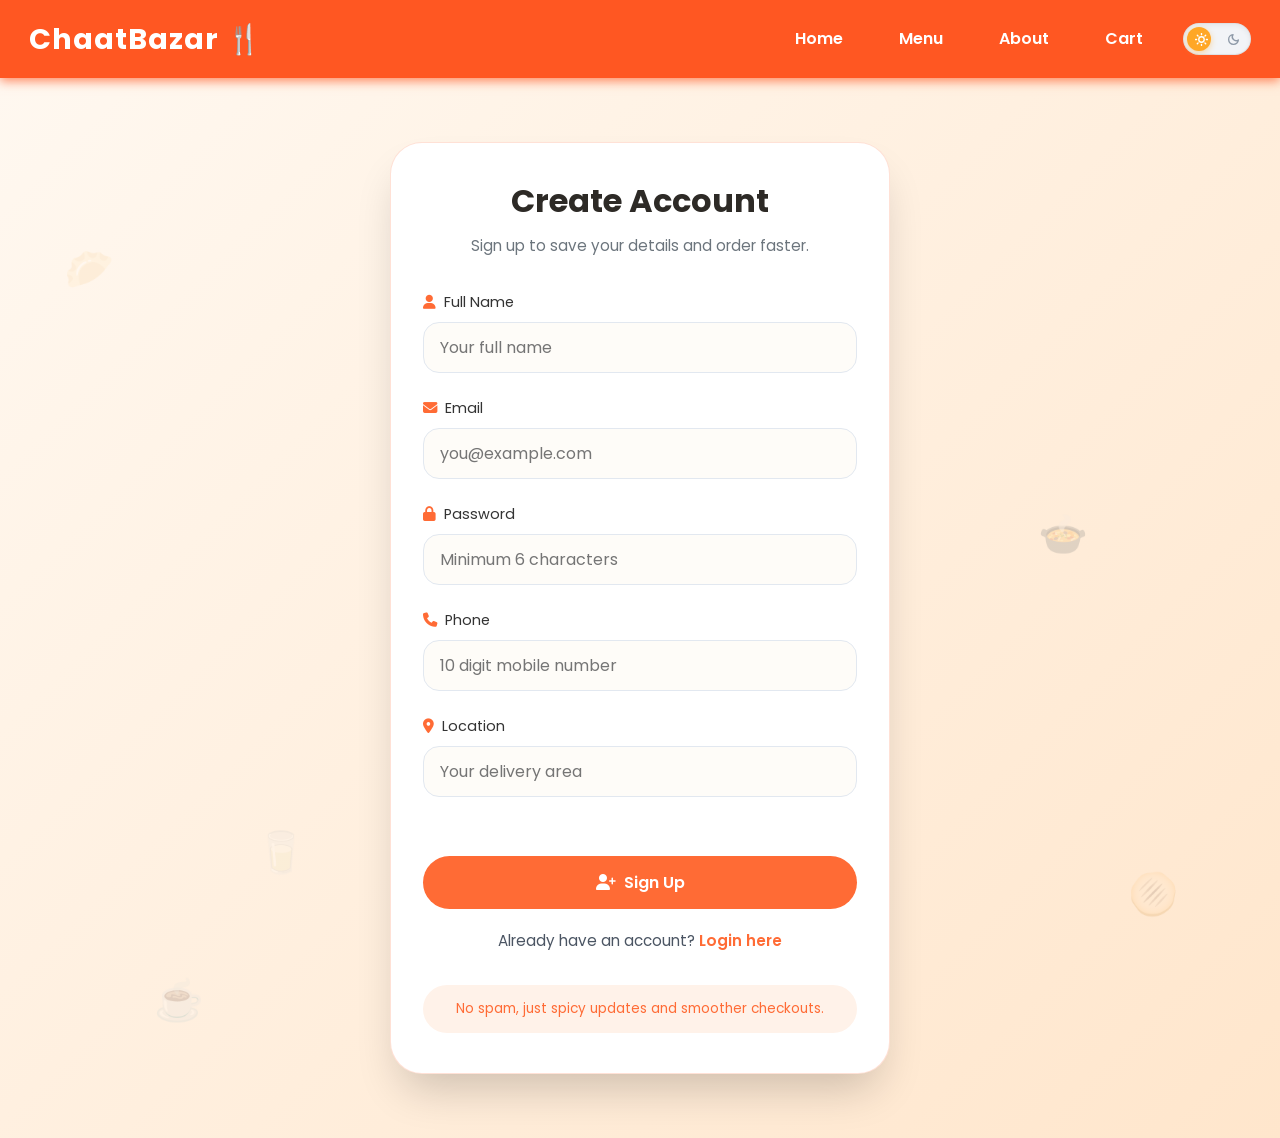
<file: signup.html>
<!DOCTYPE html>
<html lang="en">
<head>
  <meta charset="UTF-8" />
  <meta name="viewport" content="width=device-width, initial-scale=1.0" />
  <title>Sign Up | ChaatBazar</title>
  <link rel="preconnect" href="https://fonts.googleapis.com" />
  <link rel="preconnect" href="https://fonts.gstatic.com" crossorigin />
  <link href="https://fonts.googleapis.com/css2?family=Poppins:wght@400;500;600;700&display=swap" rel="stylesheet" />
  <link rel="stylesheet" href="https://cdnjs.cloudflare.com/ajax/libs/font-awesome/6.5.1/css/all.min.css" />
  <link rel="stylesheet" href="css/style.css" />
  <link rel="stylesheet" href="css/auth.css" />
</head>
<body data-page-type="signup">
  <header>
    <div class="header-inner container" role="banner">
      <a href="index.html" class="logo" aria-label="ChaatBazar Home">ChaatBazar 🍴</a>
      <nav role="navigation" aria-label="Primary Navigation">
        <a href="index.html" class="nav-link">Home</a>
        <a href="menu.html" class="nav-link">Menu</a>
        <a href="about.html" class="nav-link">About</a>
        <a href="cart.html" class="nav-link">Cart</a>
        <button id="theme-toggle" class="theme-toggle" aria-label="Toggle Theme">
          <span class="theme-toggle-track">
            <span class="theme-toggle-icon sun-icon">
              <svg xmlns="http://www.w3.org/2000/svg" viewBox="0 0 24 24" fill="none" stroke="currentColor" stroke-linecap="round" stroke-linejoin="round"><circle cx="12" cy="12" r="5"></circle><line x1="12" y1="1" x2="12" y2="3"></line><line x1="12" y1="21" x2="12" y2="23"></line><line x1="4.22" y1="4.22" x2="5.64" y2="5.64"></line><line x1="18.36" y1="18.36" x2="19.78" y2="19.78"></line><line x1="1" y1="12" x2="3" y2="12"></line><line x1="21" y1="12" x2="23" y2="12"></line><line x1="4.22" y1="19.78" x2="5.64" y2="18.36"></line><line x1="18.36" y1="5.64" x2="19.78" y2="4.22"></line></svg>
            </span>
            <span class="theme-toggle-icon moon-icon">
              <svg xmlns="http://www.w3.org/2000/svg" viewBox="0 0 24 24" fill="none" stroke="currentColor" stroke-linecap="round" stroke-linejoin="round"><path d="M21 12.79A9 9 0 1 1 11.21 3 7 7 0 0 0 21 12.79z"></path></svg>
            </span>
            <span class="theme-toggle-thumb"></span>
          </span>
        </button>
      </nav>
    </div>
  </header>

  <main class="auth-main" role="main" aria-label="Signup form">
    <div class="food-animation-bg" aria-hidden="true">
      <span class="floating-food samosa">🥟</span>
      <span class="floating-food pani-puri">🫓</span>
      <span class="floating-food chaat">🍲</span>
      <span class="floating-food chai">☕</span>
      <span class="floating-food lassi">🥛</span>
    </div>

    <section class="auth-wrapper">
      <div class="auth-card">
        <div class="auth-header">
          <h2>Create Account</h2>
          <p>Sign up to save your details and order faster.</p>
        </div>

        <form id="signup-form" novalidate>
          <div class="input-group">
            <label for="signup-name"><i class="fa-solid fa-user"></i>Full Name</label>
            <input type="text" id="signup-name" placeholder="Your full name" autocomplete="name" required />
            <p id="signup-name-error" class="error-message" aria-live="polite"></p>
          </div>

          <div class="input-group">
            <label for="signup-email"><i class="fa-solid fa-envelope"></i>Email</label>
            <input type="email" id="signup-email" placeholder="you@example.com" autocomplete="email" required />
            <p id="signup-email-error" class="error-message" aria-live="polite"></p>
          </div>

          <div class="input-group">
            <label for="signup-password"><i class="fa-solid fa-lock"></i>Password</label>
            <input type="password" id="signup-password" placeholder="Minimum 6 characters" minlength="6" autocomplete="new-password" required />
            <p id="signup-password-error" class="error-message" aria-live="polite"></p>
          </div>

          <div class="input-group">
            <label for="signup-phone"><i class="fa-solid fa-phone"></i>Phone</label>
            <input type="tel" id="signup-phone" placeholder="10 digit mobile number" maxlength="10" autocomplete="tel" required />
            <p id="signup-phone-error" class="error-message" aria-live="polite"></p>
          </div>

          <div class="input-group">
            <label for="signup-location"><i class="fa-solid fa-location-dot"></i>Location</label>
            <input type="text" id="signup-location" placeholder="Your delivery area" autocomplete="street-address" required />
            <p id="signup-location-error" class="error-message" aria-live="polite"></p>
          </div>

          <p class="form-message" aria-live="polite"></p>

          <button type="submit" class="auth-btn">
            <i class="fa-solid fa-user-plus"></i>
            Sign Up
          </button>
        </form>

        <p class="auth-switch-text">
          Already have an account?
          <a class="auth-link" href="login.html">Login here</a>
        </p>

        <p class="auth-footer-note">No spam, just spicy updates and smoother checkouts.</p>
      </div>
    </section>
  </main>

  <script src="js/auth.js"></script>
</body>
</html>
</file>
<file: css/style.css>
@font-face {
  font-family: 'Poppins';
  src: url('../fonts/Poppins-Light.ttf') format('truetype');
  font-weight: 300;
}
@font-face {
  font-family: 'Poppins';
  src: url('../fonts/Poppins-Bold.ttf') format('truetype');
  font-weight: 700;
}
@font-face {
  font-family: 'Poppins';
  src: url('../fonts/Poppins-Regular.ttf') format('truetype');
  font-weight: 500;
}
    * {
      margin: 0; padding: 0; box-sizing: border-box;
    }
    html {
      scroll-behavior: smooth;
    }
    body {
      font-family: 'Poppins', sans-serif;
      background: #fff8f0;
      color: #3e3e3e;
      line-height: 1.6;
      font-size: 16px;
      overflow-x: hidden;
    }
    a {
      text-decoration: none;
      color: inherit;
    }
    img {
      max-width: 100%;
      display: block;
      border-radius: 12px;
    }
    button {
      cursor: pointer;
      font-family: inherit;
    }

    /* ===== Container ===== */
    .container {
      max-width: 1200px;
      margin: 0 auto;
      padding: 0 1rem;
    }

    /* ===== Toast Notification ===== */

.toast-notification {
  position: fixed;
  top: 90px;
  left: 50%;
  transform: translateX(-50%) translateY(-20px);

  background: linear-gradient(135deg, #ff7a00, #ff9a3c);
  color: #fff;

  padding: 14px 24px;
  border-radius: 14px;

  font-size: 15px;
  font-weight: 600;

  min-width: 280px;
  text-align: center;

  box-shadow: 0 10px 25px rgba(0,0,0,0.18);

  opacity: 0;
  transition: all 0.35s ease;

  z-index: 9999;
  pointer-events: none;

  border: 1px solid rgba(255,255,255,0.2);
  backdrop-filter: blur(8px);
}

.toast-notification.show {
  opacity: 1;
  transform: translateX(-50%) translateY(0);
}

.coupon-section {
  background: #fff3e0;
  border: 1px dashed #ff8f4b;
  border-radius: 14px;
  padding: 1rem;
  margin: 1.5rem 0;
}

.coupon-section h2 {
  margin-bottom: 0.75rem;
  font-size: 1.05rem;
  color: #d84315;
}

.coupon-input-row {
  display: flex;
  flex-wrap: wrap;
  gap: 0.75rem;
  align-items: center;
}

.coupon-input-row input {
  flex: 1 1 220px;
  padding: 0.95rem 1rem;
  border: 1px solid #ffcc9b;
  border-radius: 12px;
  background: #fff;
  color: #3e3e3e;
}

.coupon-input-row button,
.secondary-btn {
  padding: 0.95rem 1.25rem;
  border: none;
  border-radius: 12px;
  font-weight: 700;
}

.coupon-input-row button {
  background: #ff7b54;
  color: #fff;
}

.secondary-btn {
  background: #eceff1;
  color: #263238;
  border: 1px solid #cfd8dc;
}

.coupon-message {
  margin-top: 0.75rem;
  font-size: 0.95rem;
  min-height: 1.2rem;
}

.coupon-message.success {
  color: #2e7d32;
}

.coupon-message.error {
  color: #c62828;
}

.coupon-applied-label {
  margin-top: 0.5rem;
  font-size: 0.95rem;
  color: #4e342e;
}

.price-breakdown {
  background: #fff;
  border: 1px solid #ffe0b2;
  border-radius: 14px;
  padding: 1rem;
}

.price-breakdown p {
  display: flex;
  justify-content: space-between;
  gap: 1rem;
  margin: 0 0 0.75rem;
}

.price-breakdown .grand-total {
  font-weight: 700;
  color: #bf360c;
}

@media (max-width: 600px) {
  .coupon-input-row {
    flex-direction: column;
  }
}

/* ===== Mobile Responsive ===== */

@media (max-width: 600px) {
  .toast-notification {
    width: calc(100% - 32px);
    min-width: unset;

    left: 16px;
    right: 16px;

    transform: translateY(-20px);

    font-size: 14px;
    padding: 12px 16px;
  }

  .toast-notification.show {
    transform: translateY(0);
  }
}

/* Cart Count Bounce */

.cart-bounce {
  animation: cartBounce 0.4s ease;
}

@keyframes cartBounce {
  0% {
    transform: scale(1);
  }

  50% {
    transform: scale(1.3);
  }

  100% {
    transform: scale(1);
  }
}

    /* ===== Header ===== */
    header {
      position: sticky;
      top: 0;
      z-index: 1000;
      background: #ff5722;
      box-shadow: 0 3px 10px rgb(255 87 34 / 0.7);
      user-select: none;
    }
    .header-inner {
      max-width: 1600px;
      margin: 0 auto;
      padding: 1rem 1.8rem;
      display: flex;
      align-items: center;
      justify-content: space-between;
    }
    .logo {
      font-weight: 700;
      font-size: 1.8rem;
      color: #fff;
      letter-spacing: 1px;
      user-select: none;
      display: flex;
      align-items: center;
      white-space: nowrap;
      gap: 0.4rem;
      margin-right: 2rem;
    }
    .navbar-logo-img {
      height: 42px;
      width: 42px;
      object-fit: cover;
      border-radius: 50%;
      background: white;
      padding: 2px;
      box-shadow: 0 2px 5px rgba(0, 0, 0, 0.1);
      transition: transform 0.3s ease;
    }
    .logo:hover .navbar-logo-img {
      transform: scale(1.08);
    }
    nav {
      display: flex;
      align-items: center;
      gap: 1.5rem;
      font-weight: 600;
    }
    nav a {
      color: white;
      padding: 0.5rem 1rem;
      border-radius: 8px;
      transition: background 0.3s ease;
    }
    nav a:hover,
    nav a.active {
      background: #e64a19;
      box-shadow: 0 0 8px rgb(230 74 25 / 0.8);
    }

    /* ===== Modern Cart Button ===== */
    .cart-btn-modern {
      display: inline-flex !important;
      align-items: center;
      gap: 0.6rem;
      position: relative;
      padding: 0.4rem 1.1rem !important;
      border-radius: 50px !important;
      background: rgba(255, 255, 255, 0.1) !important;
      border: 1px solid rgba(255, 255, 255, 0.15) !important;
      transition: all 0.3s cubic-bezier(0.4, 0, 0.2, 1) !important;
      overflow: visible !important;
      text-decoration: none !important;
      white-space: nowrap !important;
    }
    .cart-btn-modern:hover {
      background: #e64a19 !important;
      border-color: #ff5722 !important;
      box-shadow: 0 4px 15px rgba(230, 74, 25, 0.4) !important;
      transform: translateY(-1px);
    }
    .cart-btn-modern.active {
      background: #ff5722 !important;
      border-color: #ff7b54 !important;
      box-shadow: 0 4px 15px rgba(255, 87, 34, 0.3) !important;
    }
    .cart-icon-wrapper {
      position: relative;
      display: flex;
      align-items: center;
      justify-content: center;
    }
    .cart-svg-icon {
      width: 18px;
      height: 18px;
      stroke: #ffffff;
      stroke-width: 2.2;
      transition: transform 0.2s ease;
    }
    .cart-btn-modern:hover .cart-svg-icon {
      transform: scale(1.1);
    }
    .cart-badge {
      position: absolute;
      top: -9px;
      right: -9px;
      background-color: #ffc107;
      color: #3e2723;
      font-size: 0.65rem;
      font-weight: 800;
      min-width: 16px;
      height: 16px;
      border-radius: 50%;
      display: flex;
      align-items: center;
      justify-content: center;
      padding: 1px;
      box-shadow: 0 2px 5px rgba(0, 0, 0, 0.2);
      border: 1.5px solid #ff5722;
      transition: transform 0.3s cubic-bezier(0.175, 0.885, 0.32, 1.275);
    }
    
    /* Bounce animation when item added to cart */
    .cart-bounce {
      animation: badgeBounce 0.4s cubic-bezier(0.175, 0.885, 0.32, 1.275) !important;
    }
    @keyframes badgeBounce {
      0%, 100% {
        transform: scale(1);
      }
      50% {
        transform: scale(1.45);
      }
    }

    /* ===== Dropdown Nav ===== */
    .dropdown {
      position: relative;
    }
    .dropdown-toggle {
      display: flex;
      align-items: center;
      gap: 0.3rem;
      user-select: none;
    }
    .dropdown-toggle::after {
      content: "▼";
      font-size: 0.6rem;
      color: white;
    }
    .dropdown-menu {
      position: absolute;
      top: 2.8rem;
      left: 0;
      background: #ff5722;
      border-radius: 8px;
      min-width: 140px;
      box-shadow: 0 6px 20px rgb(0 0 0 / 0.3);
      opacity: 0;
      visibility: hidden;
      transform: translateY(10px);
      transition: all 0.3s ease;
      z-index: 10;
    }
    .dropdown-menu a {
      display: block;
      padding: 0.6rem 1rem;
      color: white;
      font-weight: 600;
      border-radius: 8px;
      transition: background 0.3s ease;
    }
    .dropdown-menu a:hover {
      background: #e64a19;
    }
    .dropdown:hover .dropdown-menu,
    .dropdown:focus-within .dropdown-menu {
      opacity: 1;
      visibility: visible;
      transform: translateY(0);
    }
    /* When JS toggles the open class (keyboard interaction), show the menu the same way as hover */
    .dropdown.open .dropdown-menu {
      opacity: 1;
      visibility: visible;
      transform: translateY(0);
    }

    /* Force-hide override for dropdown when JS needs to hide it despite :hover */
    .dropdown.force-hide .dropdown-menu {
      opacity: 0 !important;
      visibility: hidden !important;
      transform: translateY(10px) !important;
      pointer-events: none !important;
    }

    /* ===== Auth/Profile Nav ===== */
    .auth-nav-item {
      display: inline-flex;
      align-items: center;
      margin-left: 0.25rem;
      position: relative;
      z-index: 12;
    }

    .login-btn-nav {
      display: inline-flex;
      align-items: center;
      justify-content: center;
      min-height: 40px;
      padding: 0.55rem 1.1rem;
      border-radius: 999px;
      background: #ffffff;
      color: #ff5722;
      font-weight: 700;
      box-shadow: 0 10px 22px rgba(0, 0, 0, 0.12);
      transition: transform 0.25s ease, box-shadow 0.25s ease, background-color 0.25s ease;
    }

    .login-btn-nav:hover,
    .login-btn-nav:focus-visible {
      transform: translateY(-1px);
      background: #fff2e9;
      box-shadow: 0 14px 28px rgba(0, 0, 0, 0.14);
    }

    .profile-menu {
      position: relative;
      display: inline-flex;
      align-items: center;
    }

    .profile-toggle {
      display: inline-flex;
      align-items: center;
      justify-content: center;
      width: 42px;
      height: 42px;
      border: none;
      border-radius: 50%;
      background: #ffffff;
      color: #ff5722;
      box-shadow: 0 10px 22px rgba(0, 0, 0, 0.12);
      transition: transform 0.25s ease, box-shadow 0.25s ease, background-color 0.25s ease;
      padding: 0;
    }

    .profile-toggle:hover,
    .profile-toggle:focus-visible {
      transform: translateY(-1px);
      background: #fff2e9;
      box-shadow: 0 14px 28px rgba(0, 0, 0, 0.14);
    }

    .profile-avatar {
      display: inline-flex;
      align-items: center;
      justify-content: center;
      width: 24px;
      height: 24px;
    }

    .profile-avatar svg {
      width: 22px;
      height: 22px;
      stroke-width: 1.9;
    }

    .profile-dropdown {
      position: absolute;
      top: calc(100% + 0.8rem);
      right: 0;
      width: min(260px, calc(100vw - 1.5rem));
      padding: 0.85rem;
      border-radius: 20px;
      background: #ffffff;
      border: 1px solid rgba(255, 87, 34, 0.14);
      box-shadow: 0 22px 44px rgba(0, 0, 0, 0.18);
      opacity: 0;
      visibility: hidden;
      transform: translateY(10px);
      transition: opacity 0.2s ease, transform 0.2s ease, visibility 0.2s ease;
      z-index: 1002;
    }

    .profile-menu.open .profile-dropdown {
      opacity: 1;
      visibility: visible;
      transform: translateY(0);
    }

    .profile-dropdown-header {
      padding: 0.25rem 0.55rem 0.85rem;
      border-bottom: 1px solid rgba(255, 87, 34, 0.1);
      margin-bottom: 0.35rem;
    }

    .profile-dropdown-name {
      display: block;
      font-weight: 700;
      color: #2d2a26;
      word-break: break-word;
    }

    .profile-dropdown-email {
      display: block;
      margin-top: 0.2rem;
      font-size: 0.82rem;
      color: #6c757d;
      word-break: break-word;
    }

    .profile-dropdown a,
    .profile-dropdown button {
      display: flex;
      width: 100%;
      align-items: center;
      justify-content: flex-start;
      padding: 0.8rem 0.95rem;
      border: none;
      border-radius: 14px;
      background: transparent;
      color: #2d2a26;
      font: inherit;
      font-weight: 600;
      text-align: left;
      transition: background-color 0.2s ease, color 0.2s ease;
    }

    .profile-dropdown a:hover,
    .profile-dropdown a:focus-visible,
    .profile-dropdown button:hover,
    .profile-dropdown button:focus-visible {
      background: #fff2e9;
      color: #ff5722;
    }

    .profile-dropdown-logout {
      margin-top: 0.15rem;
      color: #c2410c;
    }

    .sr-only {
      position: absolute;
      width: 1px;
      height: 1px;
      padding: 0;
      margin: -1px;
      overflow: hidden;
      clip: rect(0, 0, 0, 0);
      white-space: nowrap;
      border: 0;
    }

    @media (max-width: 860px) {
      .profile-dropdown {
        right: 0;
        left: auto;
      }
    }

    @media (max-width: 600px) {
      .auth-nav-item {
        margin-left: 0;
      }

      .login-btn-nav {
        min-height: 44px;
        padding: 0.55rem 1rem;
      }

      .profile-toggle {
        width: 44px;
        height: 44px;
      }

      .profile-dropdown {
        width: min(240px, calc(100vw - 1rem));
      }
    }

    /* ===== Search Bar ===== */
    .search-bar {
      position: relative;
      margin-left: 1.2rem;
      display: flex;
      align-items: center;
    }
    .search-bar input {
      padding: 0.5rem 2.4rem 0.5rem 1rem;
      border-radius: 24px;
      border: 1px solid rgba(255, 87, 34, 0.15);
      background-color: #fdfbf8;
      outline: none;
      font-size: 0.95rem;
      color: #3e2723;
      transition: all 0.3s cubic-bezier(0.4, 0, 0.2, 1);
      width: 210px;
      box-shadow: inset 0 2px 4px rgba(0, 0, 0, 0.02);
    }
    .search-bar input::placeholder {
      color: #a1887f;
      opacity: 0.8;
    }
    .search-bar input:hover {
      border-color: rgba(255, 87, 34, 0.4);
    }
    .search-bar input:focus {
      background-color: #ffffff;
      border-color: #ff5722;
      box-shadow: 0 0 0 3px rgba(255, 87, 34, 0.15), 0 4px 12px rgba(255, 87, 34, 0.08);
    }
    .search-bar button {
      position: absolute;
      right: 8px;
      top: 50%;
      transform: translateY(-50%);
      border: none;
      background: transparent;
      color: #ff5722;
      padding: 4px;
      display: flex;
      align-items: center;
      justify-content: center;
      cursor: pointer;
      border-radius: 50%;
      transition: all 0.2s ease;
      user-select: none;
    }
    .search-bar button:hover {
      background-color: rgba(255, 87, 34, 0.08);
    }
    .search-bar button:active {
      transform: translateY(-50%) scale(0.9);
    }
    .search-bar button .search-svg {
      width: 16px;
      height: 16px;
      stroke-width: 2.5;
      transition: transform 0.2s cubic-bezier(0.4, 0, 0.2, 1), stroke 0.2s ease;
    }
    .search-bar button:hover .search-svg {
      transform: scale(1.1);
      stroke: #bf360c;
    }

    /* ===== Hero Section ===== */
    .hero {
      background: rgb(255, 228, 205);
      padding: 5rem 1rem 6rem;
      display: flex;
      justify-content: center;
      align-items: center;
      gap: 4.5rem;
      flex-wrap: wrap;
      height: 90vh;
    }
    .hero-content {
      flex: 1 1 400px;
      max-width: 640px;
    }
    .hero-content h1 {
      color: #ff5722;
      font-size: 3rem;
      font-weight: 700;
      margin-bottom: 2rem;
      user-select: none;
      line-height: 3.7rem;
    }
    .hero-content p {
      font-size: 1.1rem;
      margin-bottom: 2rem;
      font-weight: 600;
      user-select: text;
      line-height: 1.4;
      color: black;
    }
    .btn-primary {
      background: #e64a19;
      color: white;
      font-weight: 700;
      padding: 1rem 2.5rem;
      border-radius: 50px;
      box-shadow: 0 8px 25px rgb(255 87 34 / 0.4);
      border: none;
      transition: background 0.3s ease, color 0.3s ease;
      user-select: none;
    }
    .btn-primary:hover {
      background: #ff6333;
      color: #fff;
      box-shadow: 0 10px 30px rgb(230 74 25 / 0.6);
    }
    .hero-image {
      flex: 1 1 400px;
      max-width: 480px;
      border-radius: 25px;
      overflow: hidden;
    }
    .hero-image img {
      width: 100%;
      height: auto;
      display: block;
      user-select: none;
    }

    /* ===== Specials & Menu Section ===== */
    section.specials,
    section.menu,
    section.recently-viewed {
      padding: 4rem 1rem 5rem;
      background: #fff3e0;
    }
    .section-title {
      text-align: center;
      font-size: 2.8rem;
      font-weight: 700;
      color: #bf360c;
      margin-bottom: 2.5rem;
      user-select: none;
    }
    .cards {
      display: flex;
      flex-wrap: wrap;
      gap: 2rem;
      justify-content: center;
    }
    .menu-container {
      display: grid;
      grid-template-columns: repeat(auto-fill, minmax(260px, 1fr));
      gap: 2rem;
      justify-content: center;
      justify-items: center;
      width: 100%;
      margin-top: 2rem;
    }
    .card {
      background: white;
      border-radius: 20px;
      box-shadow: 0 8px 30px rgb(0 0 0 / 0.12);
      width: 260px;
      display: flex;
      flex-direction: column;
      align-items: center;
      padding: 1rem 1rem 1.8rem;
      transition: transform 0.3s ease, box-shadow 0.3s ease;
      user-select: none;
      cursor: default;
    }
    .card:hover {
      transform: translateY(-8px);
      box-shadow: 0 15px 35px rgb(0 0 0 / 0.2);
    }
    .add-btn{
      background-color: green;
      padding: 3px 8px;
      border-radius: 15px;
      color: white;
      border: none;
    }
    .card img {
      border-radius: 15px;
      width: 250px;
      height: 170px;
      object-fit: cover;
      margin-bottom: 1rem;
      pointer-events: none;
      user-select: none;
    }
    .card h3 {
      font-size: 1.4rem;
      font-weight: 700;
      margin-bottom: 0.6rem;
      color: #3e2723;
      user-select: text;
    }
    .card p.price {
      font-weight: 600;
      color: #bf360c;
      margin-bottom: 1rem;
      user-select: text;
    }
    .card p.description {
      font-size: 0.9rem;
      color: #5d4037;
      margin-bottom: 1.3rem;
      text-align: center;
      user-select: text;
    }
    .btn-add {
      background: #ff5722;
      color: white;
      border-radius: 40px;
      padding: 0.5rem 1.8rem;
      border: none;
      font-weight: 700;
      font-size: 1rem;
      box-shadow: 0 6px 15px rgb(255 87 34 / 0.6);
      user-select: none;
      transition: background 0.3s ease;
    }
    .btn-add:hover {
      background: #e64a19;
      box-shadow: 0 8px 20px rgb(230 74 25 / 0.8);
    }

    /* ===== Menu Filters ===== */
    .filter-buttons {
      display: flex;
      justify-content: center;
      gap: 1rem;
      margin-bottom: 3rem;
      flex-wrap: wrap;
      user-select: none;
    }
    .filter-btn {
      background: #fff3e0;
      border: 2px solid #ff5722;
      color: #ff5722;
      padding: 0.6rem 1.8rem;
      border-radius: 50px;
      font-weight: 600;
      font-size: 1rem;
      transition: all 0.3s ease;
    }
    .filter-btn.active,
    .filter-btn:hover {
      background: #ff5722;
      color: white;
      box-shadow: 0 6px 20px rgb(255 87 34 / 0.6);
    }

    /* ===== Cart Sidebar ===== */
    #cart-sidebar {
      position: fixed;
      top: 0;
      right: -400px;
      width: 380px;
      height: 100vh;
      background: #fff3e0;
      box-shadow: -6px 0 25px rgb(0 0 0 / 0.25);
      transition: right 0.4s ease;
      display: flex;
      flex-direction: column;
      z-index: 1500;
      user-select: none;
    }
    #cart-sidebar.open {
      right: 0;
    }
    #cart-header {
      background: #ff5722;
      color: white;
      padding: 1.3rem 1.5rem;
      font-weight: 700;
      font-size: 1.4rem;
      display: flex;
      justify-content: space-between;
      align-items: center;
    }
    #cart-close {
      background: transparent;
      border: none;
      color: white;
      font-size: 1.6rem;
      font-weight: 900;
      cursor: pointer;
      user-select: none;
    }
    #cart-items {
      flex-grow: 1;
      overflow-y: auto;
      padding: 1rem 1.5rem;
    }
    .cart-item {
      display: flex;
      gap: 1rem;
      margin-bottom: 1.4rem;
      border-radius: 15px;
      background: white;
      box-shadow: 0 6px 18px rgb(0 0 0 / 0.1);
      padding: 1rem;
      align-items: center;
    }
    .cart-item img {
      width: 80px;
      height: 60px;
      border-radius: 12px;
      object-fit: cover;
      user-select: none;
    }
    .cart-item-info {
      flex: 1;
      user-select: text;
    }
    .cart-item-info h4 {
      font-weight: 700;
      color: #3e2723;
      margin-bottom: 0.3rem;
    }
    .cart-item-info p {
      color: #5d4037;
      font-size: 0.9rem;
      margin-bottom: 0.5rem;
    }
    .qty-controls {
      display: flex;
      gap: 0.4rem;
      align-items: center;
      font-weight: 700;
      user-select: none;
    }
    .qty-controls button {
      background: #ff5722;
      color: white;
      border: none;
      padding: 0.3rem 0.7rem;
      font-size: 1.1rem;
      border-radius: 5px;
      transition: background 0.3s ease;
      cursor: pointer;
    }
    .qty-controls button:hover {
      background: #e64a19;
    }
    .qty-controls span {
      min-width: 24px;
      text-align: center;
      font-size: 1rem;
      user-select: none;
    }
    .cart-item-remove {
      background: transparent;
      border: none;
      color: #bf360c;
      font-weight: 700;
      cursor: pointer;
      font-size: 0.95rem;
      user-select: none;
      transition: color 0.3s ease;
    }
    .cart-item-remove:hover {
      color: #e64a19;
    }
    #cart-footer {
      padding: 1rem 1.5rem;
      border-top: 2px solid #ff5722;
      font-weight: 700;
      font-size: 1.3rem;
      color: #bf360c;
      display: flex;
      justify-content: space-between;
      align-items: center;
    }
    #checkout-btn {
      background: #ff5722;
      border: none;
      padding: 0.7rem 2rem;
      border-radius: 50px;
      font-weight: 700;
      color: white;
      box-shadow: 0 8px 25px rgb(255 87 34 / 0.7);
      transition: background 0.3s ease;
      user-select: none;
    }
    #checkout-btn:hover:not(:disabled) {
      background: #e64a19;
      box-shadow: 0 10px 30px rgb(230 74 25 / 0.9);
    }
    #checkout-btn:disabled {
      background: #ffb399;
      cursor: not-allowed;
      box-shadow: none;
    }

    /* ===== About Section ===== */
    section.about {
      padding: 5rem 1rem 7rem;
      background: white;
      color: #3e3e3e;
      user-select: text;
    }
    .about .container {
      max-width: 900px;
      margin: 0 auto;
    }
    .about h2 {
      font-size: 2.8rem;
      font-weight: 700;
      color: #bf360c;
      margin-bottom: 2rem;
      text-align: center;
      user-select: none;
    }
    .about p {
      font-size: 1.1rem;
      line-height: 1.5;
      color: #5d4037;
      margin-bottom: 2rem;
    }
    .team {
      display: flex;
      gap: 2rem;
      justify-content: center;
      flex-wrap: wrap;
      margin-bottom: 3rem;
    }
   
   .team-member {
   width: 100%;
   max-width: 420px;
   min-width: 280px;
   height: 320px;
   flex: 1 1 320px;
   perspective: 1000px;
   background: transparent;
   border-radius: 20px;
   box-shadow: none;
   padding: 0;
   text-align: center;
   user-select: none;
}

.team-member-inner {
  position: relative;
  width: 100%;
  height: 100%;
  transition: transform 0.8s ease;
  transform-style: preserve-3d;
}

.team-member:hover .team-member-inner,
.team-member:focus .team-member-inner {
  transform: rotateY(180deg);
}

.team-member-front,
.team-member-back {
  position: absolute;
  width: 100%;
  height: 100%;
  background: #fff3e0;
  border-radius: 20px;
  box-shadow: 0 8px 20px rgb(0 0 0 / 0.1);
  backface-visibility: hidden;

  display: flex;
  flex-direction: column;
  align-items: center;
  justify-content: center;

  padding: 1.5rem 1.2rem;
  box-sizing: border-box;
}

.team-member-front:hover,
.team-member-back:hover {
  box-shadow: 0 12px 28px rgb(0 0 0 / 0.15);
}

.team-member-back {
  transform: rotateY(180deg);
}

.team-member img {
  width: 140px;
  height: 140px;
  border-radius: 50%;
  margin-bottom: 1rem;
  object-fit: cover;
  user-select: none;
}

.team-member h4 {
  font-weight: 700;
  margin-bottom: 0.3rem;
  color: #3e2723;
}

.team-member p {
  font-size: 0.9rem;
  color: #5d4037;
  user-select: text;
}

.team-member-back p {
  max-width: 85%;
  line-height: 1.5;
}

    /* ===== Contact Section ===== */
    section.contact {
      padding: 5rem 1rem 7rem;
      background: white;
      color: #3e3e3e;
      user-select: text;
    }
    section.contact .container {
      max-width: 900px;
      margin: 0 auto;
    }
    section.contact h2 {
      font-size: 2.8rem;
      font-weight: 700;
      color: #bf360c;
      margin-bottom: 3rem;
      text-align: center;
      user-select: none;
    }

    /* ===== Contact Form ===== */
    form.contact-form {
      max-width: 500px;
      margin: 0 auto;
      background: #fff3e0;
      padding: 2rem 2.5rem;
      border-radius: 20px;
      box-shadow: 0 10px 28px rgb(0 0 0 / 0.12);
      user-select: text;
    }
    form.contact-form label {
      display: block;
      margin-bottom: 0.5rem;
      font-weight: 600;
      color: #bf360c;
      user-select: none;
    }
    form.contact-form input,
    form.contact-form textarea {
      width: 100%;
      padding: 0.7rem 1rem;
      border-radius: 12px;
      border: 2px solid #ffcc99;
      font-size: 1rem;
      margin-bottom: 1.3rem;
      font-family: inherit;
      resize: vertical;
      transition: border-color 0.3s ease;
      user-select: text;
    }
    form.contact-form input:focus,
    form.contact-form textarea:focus {
      border-color: #ff5722;
      outline: none;
    }
    form.contact-form textarea {
      min-height: 100px;
    }
    .error-msg {
      font-size: 0.85rem;
      color: #c0392b;
      margin-top: -1rem;
      margin-bottom: 0.8rem;
      min-height: 1rem;
      display: block;
      user-select: none;
    }
    .form-success-msg {
      margin-top: 0.8rem;
      margin-bottom: 1rem;
      padding: 0.8rem 1rem;
      background-color: #e8f5e9;
      color: #2e7d32;
      border-left: 4px solid #43a047;
      border-radius: 8px;
      font-size: 0.95rem;
      font-weight: 600;
      animation: fadeInDown 0.4s ease;
    }
    @keyframes fadeInDown {
      from { opacity: 0; transform: translateY(-8px); }
      to   { opacity: 1; transform: translateY(0); }
    }
    .btn-submit {
      background: #ff5722;
      color: white;
      font-weight: 700;
      padding: 0.9rem 2rem;
      border-radius: 50px;
      border: none;
      box-shadow: 0 8px 25px rgb(255 87 34 / 0.7);
      transition: background 0.3s ease;
      user-select: none;
      width: 100%;
    }
    .btn-submit:hover {
      background: #e64a19;
    }

    /* ===== Testimonials ===== */
    section.testimonials {
      padding: 5rem 1rem 7rem;
      background: #fff3e0;
      color: #3e2723;
      user-select: none;
    }
    .testimonial-cards {
      max-width: 900px;
      margin: 0 auto;
      display: flex;
      gap: 2rem;
      flex-wrap: wrap;
      justify-content: center;
    }
    .testimonial {
      background: white;
      padding: 1.8rem 2rem;
      border-radius: 20px;
      box-shadow: 0 10px 30px rgb(0 0 0 / 0.1);
      max-width: 320px;
      position: relative;
      font-style: italic;
      user-select: text;
    }
    .testimonial::before {
      content: "“";
      position: absolute;
      font-size: 4rem;
      top: -20px;
      left: 20px;
      color: #ff5722;
      font-weight: 900;
      user-select: none;
    }
    .testimonial p {
      margin-bottom: 1rem;
    }
    .testimonial .author {
      font-weight: 700;
      text-align: right;
      color: #bf360c;
      user-select: text;
    }

    /* ===== Newsletter Signup ===== */
    section.newsletter {
      background: #ff5722;
      color: white;
      padding: 3rem 1rem 5rem;
      text-align: center;
      user-select: none;
    }
    section.newsletter h2 {
      font-weight: 700;
      font-size: 2.5rem;
      margin-bottom: 1rem;
    }
    section.newsletter p {
      font-weight: 500;
      margin-bottom: 1.5rem;
    }
    .newsletter-form {
      max-width: 400px;
      margin: 0 auto;
      display: flex;
      gap: 0.6rem;
      justify-content: center;
      flex-wrap: wrap;
    }
    .newsletter-form input {
      padding: 0.8rem 1rem;
      border-radius: 40px;
      border: none;
      flex-grow: 1;
      font-size: 1rem;
      outline: none;
      font-family: inherit;
    }
    .newsletter-form button {
      padding: 0.8rem 1.8rem;
      background: #fff;
      border: none;
      border-radius: 40px;
      color: #ff5722;
      font-weight: 700;
      box-shadow: 0 6px 15px rgb(255 87 34 / 0.8);
      transition: background 0.3s ease;
      user-select: none;
      font-size: 1rem;
      cursor: pointer;
    }
    .newsletter-form button:hover {
      background: #fbe9e7;
    }

    /* ===== Modern Premium Footer ===== */
    footer {
      background: #fff3e0; /* Warm cream background */
      color: #3e2723; /* Deep warm brown text */
      padding: 4rem 2rem 2rem;
      border-top: 1px solid rgba(255, 87, 34, 0.15);
      user-select: text; /* Allow selecting text */
      font-family: 'Poppins', sans-serif;
    }
    
    .footer-container {
      max-width: 1200px;
      margin: 0 auto;
      display: grid;
      grid-template-columns: repeat(5, 1fr);
      gap: 2rem;
      margin-bottom: 3rem;
    }
    
    @media (max-width: 1024px) {
      .footer-container {
        grid-template-columns: repeat(3, 1fr);
      }
    }
    
    @media (max-width: 768px) {
      .footer-container {
        grid-template-columns: repeat(2, 1fr);
      }
    }
    
    @media (max-width: 480px) {
      .footer-container {
        grid-template-columns: 1fr;
      }
    }
    
    .footer-brand {
      font-size: 1.8rem;
      font-weight: 700;
      color: #ff5722; /* Vibrant orange logo */
      margin-bottom: 1rem;
      display: flex;
      align-items: center;
      gap: 0.5rem;
      font-family: 'Poppins', sans-serif;
    }
    .footer-logo-img {
      height: 40px;
      width: 40px;
      object-fit: cover;
      border-radius: 50%;
      background: white;
      padding: 2px;
      box-shadow: 0 2px 5px rgba(0, 0, 0, 0.1);
      transition: transform 0.3s ease;
    }
    .footer-brand:hover .footer-logo-img {
      transform: scale(1.08);
    }
    
    .footer-desc {
      font-size: 0.95rem;
      color: #5d4037;
      line-height: 1.6;
      max-width: 320px;
    }
    
    .footer-column h3 {
      font-size: 1.15rem;
      font-weight: 700;
      color: #bf360c; /* Deep brand orange */
      margin-bottom: 1.25rem;
      text-transform: uppercase;
      letter-spacing: 0.5px;
    }
    
    .footer-links {
      list-style: none;
      padding: 0;
      margin: 0;
      display: flex;
      flex-direction: column;
      gap: 0.75rem;
    }
    
    .footer-links li a {
      color: #5d4037;
      font-size: 0.95rem;
      font-weight: 500;
      transition: all 0.2s ease;
      display: inline-block;
    }
    
    .footer-links li a:hover {
      color: #ff5722;
      transform: translateX(3px);
    }
    
    .footer-contact-info {
      list-style: none;
      padding: 0;
      margin: 0;
      display: flex;
      flex-direction: column;
      gap: 0.75rem;
      color: #5d4037;
      font-size: 0.95rem;
    }
    
    .footer-contact-info li {
      line-height: 1.5;
    }
    
    .footer-contact-info strong {
      color: #bf360c;
    }
    
    .footer-social-wrapper {
      margin-bottom: 1.5rem;
    }
    
    .footer-social-icons {
      display: flex;
      gap: 1rem;
      margin-top: 0.5rem;
    }
    
    .footer-social-icons a {
      display: flex;
      align-items: center;
      justify-content: center;
      width: 38px;
      height: 38px;
      border-radius: 50%;
      background: #ff5722;
      color: white !important;
      font-size: 1.1rem;
      transition: all 0.3s ease;
    }
    
    .footer-social-icons a:hover {
      background: #bf360c;
      transform: translateY(-3px);
      box-shadow: 0 4px 10px rgba(255, 87, 34, 0.3);
    }
    
    .footer-bottom {
      border-top: 1px solid rgba(255, 87, 34, 0.1);
      padding-top: 1.5rem;
      text-align: center;
      font-size: 0.9rem;
      color: #8d6e63;
      font-weight: 500;
    }
    
    .footer-bottom p {
      margin: 0;
    }
    
    /* Dark Mode Overrides */
    body.dark footer {
      background: #1e1e1e;
      border-top-color: rgba(255, 87, 34, 0.1);
      color: #ccc;
    }
    
    body.dark .footer-desc, 
    body.dark .footer-links li a, 
    body.dark .footer-contact-info {
      color: #aaa;
    }
    
    body.dark .footer-links li a:hover {
      color: #ff7b54;
    }
    
    body.dark .footer-bottom {
      border-top-color: rgba(255, 255, 255, 0.05);
      color: #777;
    }

    /* ===== Enhanced Animations & Transitions ===== */
    .card {
      transition: all 0.3s cubic-bezier(0.25, 0.46, 0.45, 0.94);
    }

    .card:hover {
      animation: cardBounce 0.6s ease-out;
    }

    @keyframes cardBounce {
      0% {
        transform: translateY(0);
      }
      50% {
        transform: translateY(-12px);
      }
      100% {
        transform: translateY(-8px);
      }
    }

    /* Button enhancements */
    button {
      transition: all 0.3s ease;
      position: relative;
    }

    .btn-primary:active,
    .btn-add:active,
    .filter-btn:active {
      transform: scale(0.98);
    }

    /* Card image zoom on hover */
    .card img {
      transition: transform 0.4s ease;
    }

    .card:hover img {
      transform: scale(1.05);
    }

    /* Smooth filter transitions */
    .filter-btn {
      transition: all 0.3s ease;
    }

    .filter-btn.active {
      animation: filterPulse 0.5s ease;
    }

    @keyframes filterPulse {
      0%, 100% {
        transform: scale(1);
      }
      50% {
        transform: scale(1.05);
      }
    }

    /* Navigation link enhancements */
    nav a {
      position: relative;
      overflow: hidden;
    }

    nav a::after {
      content: '';
      position: absolute;
      bottom: 0;
      left: -100%;
      width: 100%;
      height: 2px;
      background: rgba(255, 255, 255, 0.5);
      transition: left 0.3s ease;
    }

    nav a:hover::after {
      left: 0;
    }

    /* Search input enhancement */
    .search-bar input {
      transition: all 0.3s ease;
    }

    .search-bar input::placeholder {
      transition: color 0.3s ease;
    }

    .search-bar input:focus::placeholder {
      color: transparent;
    }

    /* Cart animations */
    .cart-item {
      animation: slideInCart 0.3s ease-out;
    }

    @keyframes slideInCart {
      from {
        opacity: 0;
        transform: translateX(-20px);
      }
      to {
        opacity: 1;
        transform: translateX(0);
      }
    }

    /* Responsive button text for mobile */
    @media (max-width: 480px) {
      .btn-primary,
      .btn-add {
        padding: 0.8rem 1.5rem;
        font-size: 0.95rem;
      }
    }

    /* ===== Responsive ===== */
    @media (max-width: 1024px) {
      .hero {
        flex-direction: column;
        padding: 4rem 1rem 5rem;
      }
      .hero-content,
      .hero-image {
        max-width: 100%;
      }
      nav {
        gap: 1rem;
      }
      #cart-sidebar {
        width: 100%;
        max-width: 400px;
      }
    }
    @media (max-width: 600px) {
      .cards {
        flex-direction: column;
        align-items: center;
      }
      .team {
        flex-direction: column;
        align-items: center;
      }
      .testimonial-cards {
        flex-direction: column;
        align-items: center;
      }
      .search-bar input {
        width: 130px;
      }
      .filter-buttons {
        gap: 0.8rem;
      }
    }

    /*=====Team member layout Fix===*/

    @media (max-width: 768px) {
    .team-member {
    min-width: 100%;
    max-width: 100%;
  }
  }
    /* ===== Mobile Navbar Fix ===== */
@media (max-width: 480px) {

  .header-inner {
    flex-direction: column;
    align-items: center;
    gap: 0.8rem;
    padding: 1rem;
  }

  .logo {
    font-size: 1.5rem;
    text-align: center;
  }

  nav {
    width: 100%;
    justify-content: center;
    flex-wrap: wrap;
    gap: 0.5rem;
  }

  nav a {
    padding: 0.4rem 0.7rem;
    font-size: 0.9rem;
  }

  .search-bar {
    margin-left: 0;
    width: 100%;
    display: flex;
    justify-content: center;
  }

  .search-bar input {
    width: 100%;
    max-width: 220px;
  }
}

/* ===== Skeleton UI ===== */

/* Base skeleton element */
.skeleton {
  background: linear-gradient(
    90deg,
    #f0e0d0 25%,
    #ffe0c8 50%,
    #f0e0d0 75%
  );
  background-size: 200% 100%;
  animation: shimmer 1.5s infinite;
  border-radius: 8px;
  display: block;
}

@keyframes shimmer {
  0%   { background-position: 200% 0; }
  100% { background-position: -200% 0; }
}

/* Skeleton Card — mirrors .card layout exactly */
.skeleton-card {
  background: white;
  border-radius: 20px;
  box-shadow: 0 8px 30px rgb(0 0 0 / 0.12);
  width: 260px;
  display: flex;
  flex-direction: column;
  align-items: center;
  padding: 1rem 1rem 1.8rem;
  gap: 0.8rem;
}

.skeleton-card .sk-image {
  width: 100%;
  height: 170px;
  border-radius: 15px;
}

.skeleton-card .sk-title {
  width: 70%;
  height: 20px;
  border-radius: 6px;
}

.skeleton-card .sk-desc-line {
  height: 13px;
  border-radius: 6px;
}

.skeleton-card .sk-desc-line:nth-child(1) { width: 90%; }
.skeleton-card .sk-desc-line:nth-child(2) { width: 75%; }

.skeleton-card .sk-price {
  width: 40%;
  height: 16px;
  border-radius: 6px;
  margin-top: 0.2rem;
}

.skeleton-card .sk-btn {
  width: 120px;
  height: 38px;
  border-radius: 40px;
  margin-top: 0.4rem;
}

/* Skeleton Cart Item — mirrors .cart-item layout */
.skeleton-cart-item {
  display: flex;
  gap: 1rem;
  margin-bottom: 1.4rem;
  border-radius: 15px;
  background: white;
  box-shadow: 0 6px 18px rgb(0 0 0 / 0.1);
  padding: 1rem;
  align-items: center;
}

.skeleton-cart-item .sk-thumb {
  width: 80px;
  height: 60px;
  border-radius: 12px;
  flex-shrink: 0;
}

.skeleton-cart-item .sk-lines {
  flex: 1;
  display: flex;
  flex-direction: column;
  gap: 0.5rem;
}

.skeleton-cart-item .sk-line-name {
  height: 14px;
  width: 60%;
  border-radius: 6px;
}

.skeleton-cart-item .sk-line-price {
  height: 12px;
  width: 35%;
  border-radius: 6px;
}

.skeleton-cart-item .sk-line-qty {
  height: 28px;
  width: 90px;
  border-radius: 6px;
}

/* ===== Autocomplete Search Suggestions ===== */
.search-suggestions {
  position: absolute;
  top: 100%;
  left: 0;
  width: calc(100% + 20px);
  min-width: 350px;
  max-width: 90vw;
  background: rgba(255, 255, 255, 0.98);
  backdrop-filter: blur(10px);
  border-radius: 16px;
  box-shadow: 0 12px 48px rgba(0, 0, 0, 0.2);
  margin-top: 0.8rem;
  z-index: 1001;
  overflow: hidden;
  border: 1px solid rgba(255, 87, 34, 0.15);
  animation: slideDown 0.3s cubic-bezier(0.16, 1, 0.3, 1);
  max-height: 500px;
  overflow-y: auto;
}

@keyframes slideDown {
  from { opacity: 0; transform: translateY(-10px); }
  to { opacity: 1; transform: translateY(0); }
}

.suggestion-item {
  padding: 1rem 1.4rem;
  cursor: pointer;
  display: flex;
  justify-content: space-between;
  align-items: center;
  gap: 1.5rem;
  border-bottom: 1px solid rgba(255, 87, 34, 0.08);
  transition: background 0.2s ease, transform 0.2s ease;
  min-height: 50px;
}

.suggestion-item:last-child {
  border-bottom: none;
}

.suggestion-item:hover {
  background: rgba(255, 87, 34, 0.08);
  transform: translateX(4px);
}

.suggestion-item:active {
  background: rgba(255, 87, 34, 0.15);
}

.suggestion-item.no-matches {
  color: #bf360c;
  font-weight: 500;
  text-align: center;
  justify-content: center;
  cursor: default;
  background: transparent !important;
  padding: 1.5rem;
}

.suggestion-name {
  font-weight: 600;
  color: #2c1810;
  font-size: 1rem;
  line-height: 1.4;
  flex: 1;
  min-width: 150px;
}

.suggestion-category {
  font-size: 0.8rem;
  background: rgba(255, 87, 34, 0.15);
  color: #bf360c;
  padding: 0.35rem 0.75rem;
  border-radius: 24px;
  font-weight: 700;
  white-space: nowrap;
  text-transform: uppercase;
  letter-spacing: 0.5px;
  flex-shrink: 0;
}

/* ===== Advanced Filters UI ===== */
.filter-toggle-container {
  display: flex;
  justify-content: center;
  margin-top: 1rem;
  margin-bottom: 2rem;
}

.btn-filter-toggle {
  background: white;
  border: 2px solid #ff5722;
  color: #ff5722;
  padding: 0.6rem 1.5rem;
  border-radius: 50px;
  font-weight: 600;
  font-size: 0.95rem;
  display: flex;
  align-items: center;
  gap: 0.5rem;
  transition: all 0.3s cubic-bezier(0.16, 1, 0.3, 1);
  box-shadow: 0 4px 15px rgba(255, 87, 34, 0.1);
}

.btn-filter-toggle:hover {
  background: #fbe9e7;
  transform: translateY(-2px);
  box-shadow: 0 6px 20px rgba(255, 87, 34, 0.2);
}

.btn-filter-toggle.active {
  background: #ff5722;
  color: white;
  box-shadow: 0 6px 20px rgba(255, 87, 34, 0.4);
}

.advanced-filters {
  max-width: 800px;
  margin: 0 auto 3rem;
  background: rgba(255, 255, 255, 0.8);
  backdrop-filter: blur(15px);
  border: 1px solid rgba(255, 87, 34, 0.15);
  border-radius: 20px;
  padding: 2rem;
  box-shadow: 0 10px 30px rgba(0, 0, 0, 0.08);
  animation: fadeIn 0.4s ease;
}

@keyframes fadeIn {
  from { opacity: 0; transform: translateY(10px); }
  to { opacity: 1; transform: translateY(0); }
}

.filter-grid {
  display: grid;
  grid-template-columns: repeat(auto-fit, minmax(200px, 1fr));
  gap: 2rem;
}

.filter-group {
  display: flex;
  flex-direction: column;
  gap: 0.6rem;
}

.filter-group label {
  font-weight: 700;
  color: #bf360c;
  font-size: 0.95rem;
}

/* Slider Custom Styles */
.filter-group input[type="range"] {
  -webkit-appearance: none;
  -moz-appearance: none;
   appearance: none;
  width: 100%;
  height: 6px;
  border-radius: 3px;
  background: #ffe0b2;
  outline: none;
}

.filter-group input[type="range"]::-webkit-slider-thumb {
  -webkit-appearance: none;
  appearance: none;
  width: 18px;
  height: 18px;
  border-radius: 50%;
  background: #ff5722;
  cursor: pointer;
  transition: transform 0.1s ease;
  box-shadow: 0 0 8px rgba(255, 87, 34, 0.4);
}

.filter-group input[type="range"]::-webkit-slider-thumb:hover {
  transform: scale(1.2);
}

#price-slider-val {
  font-weight: 700;
  color: #ff5722;
}

/* Selectors custom styles */
.filter-group select {
  padding: 0.6rem 0.8rem;
  border-radius: 10px;
  border: 2px solid #ffcc99;
  background: white;
  font-size: 0.95rem;
  color: #5d4037;
  outline: none;
  cursor: pointer;
  font-family: inherit;
  transition: border-color 0.3s ease;
}

.filter-group select:focus {
  border-color: #ff5722;
}

/* Dietary custom checkboxes */
.checkbox-container {
  display: flex;
  flex-direction: column;
  gap: 0.6rem;
  margin-top: 0.2rem;
}

.custom-checkbox {
  display: flex;
  align-items: center;
  gap: 0.6rem;
  cursor: pointer;
  user-select: none;
}

.custom-checkbox input[type="checkbox"] {
  width: 18px;
  height: 18px;
  accent-color: #ff5722;
  cursor: pointer;
}

.checkbox-label {
  font-size: 0.95rem;
  font-weight: 600;
  color: #5d4037 !important;
}

.filter-actions {
  display: flex;
  justify-content: flex-end;
  margin-top: 2rem;
  padding-top: 1.5rem;
  border-top: 1px solid rgba(255, 87, 34, 0.1);
}

.btn-reset-filters {
  background: transparent;
  border: 2px solid #bf360c;
  color: #bf360c;
  padding: 0.5rem 1.5rem;
  border-radius: 50px;
  font-weight: 600;
  font-size: 0.9rem;
  transition: all 0.3s ease;
}

.btn-reset-filters:hover {
  background: #bf360c;
  color: white;
  box-shadow: 0 4px 15px rgba(191, 54, 12, 0.3);
}

/* ===== Highlights & Food Metadata Styles ===== */
mark.highlight {
  background: #ffd54f;
  color: #3e2723;
  padding: 0.05rem 0.15rem;
  border-radius: 3px;
  font-weight: 700;
}

.card-meta {
  display: flex;
  justify-content: space-between;
  width: 100%;
  margin-bottom: 0.5rem;
  font-size: 0.85rem;
  font-weight: 700;
}

.card-meta .rating {
  color: #ffb300;
}

.card-meta .spice {
  color: #bf360c;
}

.card-tags {
  display: flex;
  gap: 0.4rem;
  flex-wrap: wrap;
  margin-top: 0.8rem;
}

.tag {
  font-size: 0.7rem;
  padding: 0.2rem 0.6rem;
  border-radius: 12px;
  font-weight: 700;
  text-transform: uppercase;
  letter-spacing: 0.5px;
}

.tag-vegan {
  background: #e8f5e9;
  color: #2e7d32;
  border: 1px solid rgba(46, 125, 50, 0.2);
}

.tag-gluten-free {
  background: #e0f7fa;
  color: #00838f;
  border: 1px solid rgba(0, 131, 143, 0.2);
}

/* Fix description layout on food card */
.card-content {
  width: 100%;
  display: flex;
  flex-direction: column;
  flex-grow: 1;
}

.card-content h3 {
  margin-bottom: 0.4rem;
}

.card-content p {
  font-size: 0.9rem;
  color: #5d4037;
  line-height: 1.4;
  margin-bottom: auto;
}

.card-footer {
  width: 100%;
  display: flex;
  justify-content: space-between;
  align-items: center;
  margin-top: 1.2rem;
  padding-top: 0.8rem;
  border-top: 1px solid #fbe9e7;
}

.card-footer .price {
  font-size: 1.2rem;
  font-weight: 700;
  color: #bf360c;
}

.card-footer .add-btn {
  background: #2e7d32;
  color: white;
  padding: 0.4rem 1.2rem;
  border-radius: 50px;
  border: none;
  font-weight: 700;
  box-shadow: 0 4px 10px rgba(46, 125, 50, 0.3);
  transition: all 0.3s ease;
}

.card-footer .add-btn:hover {
  background: #1b5e20;
  box-shadow: 0 6px 15px rgba(27, 94, 32, 0.5);
  transform: translateY(-1px);
}

/* ===== Orders Dashboard Layout ===== */
.orders-page {
  padding-top: 4rem;
  padding-bottom: 5rem;
}

.orders-page h1 {
  font-size: 2.2rem;
  color: #bf360c;
  margin-bottom: 2.5rem;
  text-align: center;
  font-weight: 700;
}

.orders-container {
  display: flex;
  flex-direction: column;
  gap: 2.5rem;
  max-width: 800px;
  margin: 0 auto;
}

/* Empty Orders Page */
.empty-orders {
  text-align: center;
  background: rgba(255, 255, 255, 0.85);
  backdrop-filter: blur(15px);
  border: 1px solid rgba(255, 87, 34, 0.15);
  border-radius: 20px;
  padding: 4rem 2rem;
  box-shadow: 0 10px 30px rgba(0, 0, 0, 0.08);
}

.empty-orders h2 {
  font-size: 1.6rem;
  color: #3e2723;
  margin-bottom: 0.8rem;
}

.empty-orders p {
  color: #5d4037;
  font-size: 1.05rem;
  margin-bottom: 1.5rem;
}

/* Order Progress Card */
.order-card {
  background: rgba(255, 255, 255, 0.9);
  backdrop-filter: blur(10px);
  border: 1px solid rgba(255, 87, 34, 0.15);
  border-radius: 20px;
  padding: 2rem;
  box-shadow: 0 8px 25px rgba(0, 0, 0, 0.06);
  transition: transform 0.3s ease, box-shadow 0.3s ease;
}

.order-card:hover {
  transform: translateY(-2px);
  box-shadow: 0 12px 35px rgba(255, 87, 34, 0.1);
}

.order-card-header {
  display: flex;
  justify-content: space-between;
  align-items: center;
  border-bottom: 1px solid #fbe9e7;
  padding-bottom: 1.2rem;
  margin-bottom: 1.5rem;
  flex-wrap: wrap;
  gap: 1rem;
}

.order-meta-info {
  display: flex;
  flex-direction: column;
  gap: 0.3rem;
}

.order-id {
  font-size: 1.1rem;
  color: #3e2723;
}

.order-date {
  font-size: 0.85rem;
  color: #8d6e63;
}

/* Status Badges */
.status-badge {
  font-size: 0.85rem;
  font-weight: 700;
  padding: 0.4rem 1rem;
  border-radius: 20px;
  text-transform: uppercase;
  letter-spacing: 0.5px;
  display: inline-block;
}

.status-badge.status-pending {
  background: #fff8e1;
  color: #ffb300;
  border: 1px solid rgba(255, 179, 0, 0.3);
}

.status-badge.status-preparing {
  background: #fbe9e7;
  color: #ff5722;
  border: 1px solid rgba(255, 87, 34, 0.3);
}

.status-badge.status-on-the-way {
  background: #e1f5fe;
  color: #0288d1;
  border: 1px solid rgba(2, 136, 209, 0.3);
}

.status-badge.status-delivered {
  background: #e8f5e9;
  color: #2e7d32;
  border: 1px solid rgba(46, 125, 50, 0.3);
}

/* Graphical Progress Stepper Track */
.order-timeline {
  display: flex;
  align-items: center;
  justify-content: space-between;
  margin: 2rem 0 2.5rem;
  padding: 0 1rem;
}

.timeline-step {
  display: flex;
  flex-direction: column;
  align-items: center;
  position: relative;
  z-index: 2;
  gap: 0.5rem;
}

.step-circle {
  width: 32px;
  height: 32px;
  border-radius: 50%;
  background: #e0e0e0;
  color: #757575;
  display: flex;
  align-items: center;
  justify-content: center;
  font-weight: 700;
  font-size: 0.9rem;
  transition: all 0.4s ease;
  border: 2px solid transparent;
}

.step-label {
  font-size: 0.8rem;
  font-weight: 600;
  color: #9e9e9e;
  transition: all 0.4s ease;
}

/* Timeline Connectors */
.timeline-line {
  flex: 1;
  height: 4px;
  background: #e0e0e0;
  margin-top: -1.2rem;
  z-index: 1;
  transition: all 0.4s ease;
}

/* Highlighted Progress Active Steps states */
.timeline-step.active .step-circle {
  background: #ffe0b2;
  color: #ff5722;
  border-color: #ff5722;
}

.timeline-step.active .step-label {
  color: #ff5722;
}

.timeline-step.current .step-circle {
  background: #ff5722;
  color: white;
  box-shadow: 0 0 12px rgba(255, 87, 34, 0.5);
  transform: scale(1.15);
}

.timeline-step.current .step-label {
  font-weight: 700;
  color: #bf360c;
}

.timeline-line.active {
  background: #ffaa66;
}

/* Order Item Row Summary Layout */
.order-items-list {
  display: flex;
  flex-direction: column;
  gap: 0.6rem;
  background: #fafafa;
  border-radius: 12px;
  padding: 1.2rem;
  margin-bottom: 1.5rem;
  border: 1px solid #fbe9e7;
}

.order-item-row {
  display: flex;
  justify-content: space-between;
  font-size: 0.95rem;
  color: #5d4037;
}

.order-item-row span:first-child {
  font-weight: 600;
}

.order-item-row span:last-child {
  font-weight: 700;
}

/* Order Card Footer */
.order-card-footer {
  display: flex;
  justify-content: space-between;
  align-items: center;
  flex-wrap: wrap;
  gap: 1rem;
}

.order-total-price {
  font-size: 1.05rem;
  color: #5d4037;
}

.order-total-price strong {
  font-size: 1.3rem;
  color: #bf360c;
  margin-left: 0.4rem;
}

/* Reorder Button styling */
.btn-reorder {
  background: #ff5722;
  color: white;
  border: none;
  padding: 0.6rem 1.6rem;
  border-radius: 50px;
  font-weight: 700;
  font-size: 0.95rem;
  box-shadow: 0 4px 15px rgba(255, 87, 34, 0.3);
  transition: all 0.3s ease;
  cursor: pointer;
}

.btn-reorder:hover {
  background: #bf360c;
  box-shadow: 0 6px 20px rgba(191, 54, 12, 0.4);
  transform: translateY(-1px);
}
/* ===== Dark Mode Theme ===== */
.theme-toggle {
  position: relative;
  display: inline-flex;
  align-items: center;
  justify-content: space-between;
  width: 68px;
  height: 32px;
  padding: 3px;
  border: 1px solid rgba(0, 0, 0, 0.08);
  border-radius: 99px;
  background-color: #f2f4f7;
  cursor: pointer;
  transition: background-color 0.3s cubic-bezier(0.4, 0, 0.2, 1), border-color 0.3s cubic-bezier(0.4, 0, 0.2, 1);
  box-shadow: inset 0 2px 5px rgba(0, 0, 0, 0.05);
}

.theme-toggle:hover {
  border-color: rgba(255, 87, 34, 0.3);
}

.theme-toggle:focus-visible {
  outline: 2px solid #ff5722 !important;
  outline-offset: 2px;
}

.theme-toggle-track {
  position: relative;
  display: flex;
  align-items: center;
  justify-content: space-between;
  width: 100%;
  height: 100%;
  padding: 0 4px;
}

.theme-toggle-thumb {
  position: absolute;
  top: 0px;
  left: 0px;
  width: 24px;
  height: 24px;
  border-radius: 50%;
  background-color: #ffa726; /* vibrant orange/yellow for light mode */
  box-shadow: 0 2px 6px rgba(255, 167, 38, 0.4);
  transition: transform 0.3s cubic-bezier(0.4, 0, 0.2, 1), background-color 0.3s cubic-bezier(0.4, 0, 0.2, 1), box-shadow 0.3s cubic-bezier(0.4, 0, 0.2, 1);
  z-index: 1;
}

.theme-toggle-icon {
  display: flex;
  align-items: center;
  justify-content: center;
  width: 20px;
  height: 20px;
  z-index: 2;
  pointer-events: none;
  transition: color 0.3s cubic-bezier(0.4, 0, 0.2, 1);
}

.theme-toggle-icon svg {
  width: 13px;
  height: 13px;
  stroke-width: 2.5;
}

.theme-toggle-icon.sun-icon {
  color: #ffffff; /* Active in light mode */
}

.theme-toggle-icon.moon-icon {
  color: #8e9aa8; /* Inactive in light mode */
}

/* Dark mode specific overrides for theme toggle */
body.dark .theme-toggle {
  background-color: #15191e;
  border-color: rgba(255, 255, 255, 0.05);
  box-shadow: inset 0 2px 5px rgba(0, 0, 0, 0.3);
}

body.dark .theme-toggle-thumb {
  transform: translateX(36px);
  background-color: #2b3648; /* Slate blue for dark mode */
  box-shadow: 0 2px 6px rgba(0, 0, 0, 0.4);
}

body.dark .theme-toggle-icon.sun-icon {
  color: #5f6d7e; /* Inactive in dark mode */
}

body.dark .theme-toggle-icon.moon-icon {
  color: #ffffff; /* Active in dark mode */
}

body.dark .login-btn-nav,
body.dark .profile-toggle {
  background: #2b2b2b;
  color: #ffffff;
  box-shadow: 0 10px 22px rgba(0, 0, 0, 0.3);
}

body.dark .login-btn-nav:hover,
body.dark .login-btn-nav:focus-visible,
body.dark .profile-toggle:hover,
body.dark .profile-toggle:focus-visible {
  background: #3a2d27;
  color: #ffd0c2;
}

body.dark .profile-dropdown {
  background: #232323;
  border-color: rgba(255, 255, 255, 0.08);
  box-shadow: 0 22px 44px rgba(0, 0, 0, 0.42);
}

body.dark .profile-dropdown-header {
  border-bottom-color: rgba(255, 255, 255, 0.08);
}

body.dark .profile-dropdown-name {
  color: #ffffff;
}

body.dark .profile-dropdown-email {
  color: #b0b7c3;
}

body.dark .profile-dropdown a,
body.dark .profile-dropdown button {
  color: #f3f3f3;
}

body.dark .profile-dropdown a:hover,
body.dark .profile-dropdown a:focus-visible,
body.dark .profile-dropdown button:hover,
body.dark .profile-dropdown button:focus-visible {
  background: rgba(255, 87, 34, 0.16);
  color: #ffb39d;
}

body.dark .profile-dropdown-logout {
  color: #ffb39d;
}
/* body */
body.dark {
  background: #1e1e1e;
  color: #f5f5f5;
}

/* Headings  */
body.dark h1,
body.dark h2,
body.dark h3,
body.dark h4{
  color: #ff5722;
}
body.dark p{
  color: #ffab91;
}

/* Header & Navigation */
body.dark header {
  background: #2c2c2c;
  box-shadow: 0 3px 10px rgba(0, 0, 0, 0.6);
}
body.dark nav a {
  color: #f5f5f5;
}
body.dark nav a:hover,
body.dark nav a.active {
  background: #ff5722;
  box-shadow: 0 0 8px rgba(255, 87, 34, 0.8);
}
body.dark .dropdown-menu {
  background: #333;
}
body.dark .dropdown-menu a:hover {
  background: #ff5722;
}

/* Hero Section */
body.dark .hero {
  background: linear-gradient(120deg, #3b1f17, #2c150d);
  color: #fff3e0;
}
body.dark .btn-primary {
  background: #ff5722;
  color: #fff;
}
body.dark .btn-primary:hover {
  background: #e64a19;
}

/* Cards & Containers */
body.dark .card,
body.dark .skeleton-card,
body.dark .skeleton-cart-item {
  background: #2a2a2a;
  color: #eee;
  box-shadow: 0 8px 25px rgba(0, 0, 0, 0.4);
}
body.dark .card h3 {
  color: #ff5722;
}
body.dark .card p.price {
  color: #ffab91;
}
body.dark .card p.description {
  color: #ccc;
}

/* Sections */
body.dark section.menu,
body.dark section.specials,
body.dark section.about,
body.dark section.testimonials {
  background: #252525;
  color: #eee;
}
body.dark .filter-btn {
  background: transparent;
  border: 2px solid #ff5722;
  color: #ff5722;
}
body.dark .filter-btn.active,
body.dark .filter-btn:hover {
  background: #ff5722;
  color: #fff;
}

/* Cart Sidebar */
body.dark #cart-sidebar {
  background: #2b2b2b;
  box-shadow: -6px 0 25px rgba(0, 0, 0, 0.6);
}
body.dark #cart-header {
  background: #ff5722;
}
body.dark .cart-item {
  background: #333;
}

body.dark #checkout-btn {
  background: #ff5722;
  color: #fff;
}

/* Forms */
body.dark section.contact {
  background: #252525;
  color: #eee;
}
body.dark section.contact h2 {
  color: #ff5722;
}
body.dark form.contact-form {
  background: #2b2b2b;
  box-shadow: 0 10px 25px rgba(0, 0, 0, 0.4);
}
body.dark form.contact-form input,
body.dark form.contact-form textarea {
  background: #1e1e1e;
  color: #f5f5f5;
  border-color: #444;
}
body.dark form.contact-form label {
  color: #ffab91;
}
body.dark .btn-submit {
  background: #ff5722;
}

/* Testimonials */
body.dark .testimonial {
  background: #2a2a2a;
  color: #ddd;
}
body.dark .testimonial::before {
  color: #ff5722;
}

/* Newsletter */
body.dark section.newsletter {
  background: #2c2c2c;
  color: #fff;
}
body.dark .newsletter-form button {
  background: #ff5722;
  color: #fff;
}

/* Footer */
body.dark footer {
  background: #111;
  color: #eee;
}
body.dark .social-icons a:hover {
  color: #ff5722;
}

/* Skeleton Animation background  */
body.dark .skeleton {
  background: linear-gradient(
    90deg,
    #534949 25%,
    #444 50%,
    #3a3a3a 75%
  );
}

/* Dark Mode Search Bar overrides */
body.dark .search-bar input {
  background-color: #2c2c2c;
  color: #f5f5f5;
  border-color: rgba(255, 255, 255, 0.12);
  box-shadow: inset 0 2px 4px rgba(0, 0, 0, 0.2);
}
body.dark .search-bar input::placeholder {
  color: #8d6e63;
}
body.dark .search-bar input:hover {
  border-color: rgba(255, 87, 34, 0.4);
}
body.dark .search-bar input:focus {
  background-color: #1e1e1e;
  border-color: #ff5722;
  box-shadow: 0 0 0 3px rgba(255, 87, 34, 0.25), 0 4px 12px rgba(0, 0, 0, 0.3);
}
body.dark .search-bar button {
  color: #ff5722;
}
body.dark .search-bar button:hover {
  background-color: rgba(255, 87, 34, 0.15);
}
body.dark .search-bar button:hover .search-svg {
  stroke: #ff7b54;
}
body.dark .search-suggestions {
  background: rgba(30, 30, 30, 0.98);
  border-color: rgba(255, 87, 34, 0.3);
  box-shadow: 0 12px 48px rgba(0, 0, 0, 0.6);
}
body.dark .suggestion-item {
  border-bottom: 1px solid rgba(255, 87, 34, 0.12);
}
body.dark .suggestion-name {
  color: #eee;
}
body.dark .suggestion-category {
  color: #ffab91;
}
body.dark .suggestion-item:hover {
  background: rgba(255, 87, 34, 0.15);
}
body.dark .suggestion-item.no-matches {
  color: #ff7b54;
}

/* Dark Mode Cart Button overrides */
body.dark .cart-btn-modern {
  background: rgba(255, 255, 255, 0.05) !important;
  border-color: rgba(255, 255, 255, 0.12) !important;
}
body.dark .cart-btn-modern:hover {
  background: #ff5722 !important;
  border-color: #ff7b54 !important;
  box-shadow: 0 4px 15px rgba(255, 87, 34, 0.4) !important;
}
body.dark .cart-btn-modern.active {
  background: #ff5722 !important;
  border-color: #ff7b54 !important;
  box-shadow: 0 4px 15px rgba(255, 87, 34, 0.3) !important;
}
body.dark .cart-badge {
  background-color: #ffb300;
  border-color: #ff5722;
  color: #1e1e1e;
}

/* ===== Custom Scrollbar ===== */
::-webkit-scrollbar {
  width: 8px;
}
::-webkit-scrollbar-track {
  background: #fff3e0;
}
::-webkit-scrollbar-thumb {
  background: #ff5722;
  border-radius: 999px;
}
::-webkit-scrollbar-thumb:hover {
  background: #e64a19;
}
/* ===== Accessibility Styles ===== */

/* Skip link - visible on focus */
.skip-link {
  position: absolute;
  top: -40px;
  left: 0;
  background: #ff5722;
  color: white;
  padding: 0.6rem 1rem;
  text-decoration: none;
  z-index: 10000;
  border-radius: 0 0 8px 0;
  font-weight: 600;
}

.skip-link:focus {
  top: 0;
}

/* Enhanced focus states for keyboard navigation */
body.keyboard-nav button:focus,
body.keyboard-nav a:focus,
body.keyboard-nav input:focus,
body.keyboard-nav textarea:focus,
body.keyboard-nav select:focus {
  outline: 3px solid #ff5722;
  outline-offset: 2px;
}

/* Focus states for all interactive elements */
button:focus-visible,
a:focus-visible,
input:focus-visible,
textarea:focus-visible,
select:focus-visible {
  outline: 3px solid #ff5722;
  outline-offset: 2px;
  border-radius: 4px;
}

/* Card focus state */
.card:focus {
  outline: 3px solid #ff5722;
  outline-offset: 2px;
  box-shadow: 0 0 20px rgba(255, 87, 34, 0.5);
}

/* Search suggestion focused state */
.suggestion-item.focused {
  background: #ffe0d0;
  color: #3e3e3e;
}

.suggestion-item:focus-visible {
  outline: 2px solid #ff5722;
  outline-offset: 1px;
}

/* Improved focus for navigation links */
nav a:focus-visible {
  box-shadow: 0 0 8px #ff5722;
}

/* Filter button focus state */
.filter-btn:focus-visible,
.menu-filter:focus-visible {
  outline: 2px solid #ff5722;
  outline-offset: 2px;
}

/* Checkbox and radio focus states */
input[type="checkbox"]:focus-visible,
input[type="radio"]:focus-visible {
  outline: 2px solid #ff5722;
  outline-offset: 2px;
}

/* Range slider focus state */
input[type="range"]:focus-visible {
  outline: 2px solid #ff5722;
  outline-offset: 4px;
}

/* Select dropdown focus state */
select:focus-visible {
  outline: 2px solid #ff5722;
  outline-offset: 2px;
}

/* High contrast mode support */
@media (prefers-contrast: more) {
  button:focus-visible,
  a:focus-visible,
  input:focus-visible,
  textarea:focus-visible,
  select:focus-visible {
    outline-width: 4px;
  }

  .card:focus {
    outline-width: 4px;
    box-shadow: 0 0 30px rgba(255, 87, 34, 0.8);
  }
}

/* Reduced motion support */
@media (prefers-reduced-motion: reduce) {
  * {
    animation-duration: 0.01ms !important;
    animation-iteration-count: 1 !important;
    transition-duration: 0.01ms !important;
  }
}

/* Dark mode support for better contrast */
@media (prefers-color-scheme: dark) {
  body {
    background: #1a1a1a;
    color: #e0e0e0;
  }

  .card {
    background: #2d2d2d;
  }

  .suggestion-item {
    background: #2d2d2d;
    color: #e0e0e0;
  }

  .suggestion-item.focused {
    background: #bf360c;
    color: #fff;
  }
}


/* Improve contrast of disabled buttons */
button:disabled {
  opacity: 0.6;
  cursor: not-allowed;
}

/* Out of Stock Badge */
.out-of-stock-badge {
  background-color: #6c757d !important;  /* Grey color */
  color: white;
  padding: 5px 10px;
  border-radius: 5px;
  font-size: 12px;
  font-weight: 600;
  display: inline-block;
  margin: 10px 0 5px 0;
  letter-spacing: 0.5px;
  text-align: center;
  width: fit-content;
}

/* Disabled button styling */
.add-btn:disabled {
  opacity: 0.6;
  cursor: not-allowed;
  background-color: #cccccc !important;
  transform: none !important;
}

/* Hover effect for disabled button */
.add-btn:disabled:hover {
  transform: none !important;
  opacity: 0.6;
}
#voice-search-btn {
  border: none;
  background: #ff7043;
  color: white;
  padding: 0.6rem 0.9rem;
  border-radius: 8px;
  cursor: pointer;
  margin-left: 0.4rem;
  transition: 0.3s ease;
}

#voice-search-btn:hover {
  background: #f4511e;
}

#voice-search-btn.listening {
  animation: pulse 1s infinite;
}

@keyframes pulse {
  0% {
    transform: scale(1);
    opacity: 1;
  }

  50% {
    transform: scale(1.12);
    opacity: 0.7;
  }

  100% {
    transform: scale(1);
    opacity: 1;
  }
}
/* ===== Combo Add Button ===== */

.combo-add-btn {
  background: #ff5722;
  color: white;
  border: none;
  padding: 8px 16px;
  border-radius: 30px;
  font-size: 14px;
  font-weight: 600;
  cursor: pointer;
  transition: 0.3s ease;
}

.combo-add-btn:hover {
  background: #e64a19;
  transform: scale(1.05);
}
.combo-item-right {
  display: flex;
  align-items: center;
  gap: 10px;
}
}

/* ===== Cinematic Video Hero ===== */
.hero {
  position: relative;
  width: 100%;
  min-height: calc(100vh - var(--header-height, 90px));
  height: calc(100vh - var(--header-height, 90px));
  padding: 0 8%;
  display: flex;
  align-items: center;
  justify-content: flex-start;
  gap: 0;
  flex-wrap: nowrap;
  overflow: hidden;
  margin-bottom: 0;
  background: #130a06;
  text-align: left;
}

.hero-video-stage,
.hero-bg-video,
.hero-overlay {
  position: absolute;
  inset: 0;
}

.hero-video-stage {
  z-index: 1;
  background: #130a06;
  overflow: hidden;
}

.hero-video,
.hero-bg-video {
  width: 100%;
  height: 100%;
  object-fit: cover;
  opacity: 0;
  transform: scale(1.04);
  transition: opacity 1.25s ease, transform 7s ease;
  will-change: opacity, transform;
}

.hero-bg-video.active {
  opacity: 1;
  transform: scale(1);
}

.hero-overlay {
  z-index: 2;
  background: linear-gradient(
    90deg,
    rgba(0, 0, 0, 0.70) 0%,
    rgba(0, 0, 0, 0.45) 45%,
    rgba(0, 0, 0, 0.20) 100%
  );
}

.hero-content {
  position: relative;
  z-index: 3;
  flex: 0 0 min(650px, 52vw);
  max-width: 650px;
  height: 100%;
  display: flex;
  flex-direction: column;
  justify-content: center;
  align-items: flex-start;
  margin: 0;
  text-align: left;
  color: #ffffff;
}

.hero-badge,
.hero-secondary-btn,
.hero-stat-card {
  background: rgba(255, 255, 255, 0.12);
  border: 1px solid rgba(255, 255, 255, 0.22);
  backdrop-filter: blur(18px);
  -webkit-backdrop-filter: blur(18px);
  box-shadow: 0 24px 60px rgba(0, 0, 0, 0.22);
}

.hero-badge {
  display: inline-flex;
  align-items: center;
  gap: 0.55rem;
  width: fit-content;
  margin-bottom: 1.4rem;
  padding: 0.62rem 1rem;
  border-radius: 999px;
  color: rgba(255, 255, 255, 0.94);
  font-size: 0.95rem;
  font-weight: 700;
  animation: heroFadeUp 0.75s ease both;
}

.hero-title,
.hero-content h1 {
  margin: 0 0 1.35rem;
  color: #ffffff;
  font-size: clamp(2.75rem, 4.4vw, 4.75rem);
  font-weight: 800;
  line-height: 1.05;
  text-shadow: 0 8px 34px rgba(0, 0, 0, 0.52);
  letter-spacing: 0;
  animation: heroFadeUp 0.85s ease 0.08s both;
}

.hero-content p {
  max-width: 550px;
  margin: 0;
  color: rgba(255, 255, 255, 0.85);
  font-size: 1.1rem;
  font-weight: 500;
  line-height: 1.8;
  text-shadow: 0 4px 20px rgba(0, 0, 0, 0.4);
  animation: heroFadeUp 0.85s ease 0.2s both;
}

.hero-actions {
  display: flex;
  align-items: center;
  justify-content: flex-start;
  gap: 20px;
  flex-wrap: wrap;
  margin-top: 30px;
  animation: heroFadeUp 0.85s ease 0.4s both;
}

.hero-primary-btn,
.hero-secondary-btn {
  min-width: 154px;
  min-height: 54px;
  display: inline-flex;
  align-items: center;
  justify-content: center;
  border-radius: 999px;
  padding: 0.95rem 1.65rem;
  font-size: 1rem;
  font-weight: 800;
  line-height: 1;
  transition: transform 0.25s ease, box-shadow 0.25s ease, border-color 0.25s ease;
}

.hero-primary-btn {
  background: linear-gradient(135deg, #ff5a1f 0%, #ff7a1f 100%);
  color: #ffffff;
  box-shadow: 0 18px 42px rgba(255, 90, 31, 0.38);
}

.hero-primary-btn:hover,
.hero-primary-btn:focus-visible {
  background: linear-gradient(135deg, #ff7a1f 0%, #ff5a1f 100%);
  transform: translate3d(0, -3px, 0);
  box-shadow: 0 24px 52px rgba(255, 90, 31, 0.5);
}

.hero-secondary-btn {
  color: #ffffff;
  border-color: rgba(255, 255, 255, 0.46);
}

.hero-secondary-btn:hover,
.hero-secondary-btn:focus-visible {
  transform: translate3d(0, -3px, 0);
  border-color: rgba(255, 255, 255, 0.75);
  box-shadow: 0 24px 50px rgba(0, 0, 0, 0.28);
}

.hero-stats {
  position: absolute;
  z-index: 3;
  top: 50%;
  right: 8%;
  width: 300px;
  min-width: 0;
  height: 370px;
  transform: translateY(-50%);
  pointer-events: none;
}

.hero-stat-card {
  position: absolute;
  width: 230px;
  min-width: 0;
  display: flex;
  align-items: center;
  gap: 0.8rem;
  padding: 0.95rem 1.05rem;
  border-radius: 18px;
  color: #ffffff;
  animation: heroFloat 5.5s ease-in-out infinite;
  will-change: transform;
}

.hero-stat-card strong {
  display: block;
  color: #ffffff;
  font-size: 1.1rem;
  line-height: 1.1;
}

.hero-stat-card span:last-child {
  color: rgba(255, 255, 255, 0.78);
  font-size: 0.9rem;
  font-weight: 700;
}

.hero-stat-icon {
  width: 42px;
  height: 42px;
  display: inline-flex;
  align-items: center;
  justify-content: center;
  flex: 0 0 42px;
  border-radius: 50%;
  background: rgba(255, 122, 31, 0.2);
}

.hero-stat-rating {
  top: 0;
  right: 0;
}

.hero-stat-delivery {
  top: 130px;
  right: 58px;
  animation-delay: 0.8s;
}

.hero-stat-orders {
  top: 260px;
  right: 0;
  animation-delay: 1.6s;
}

.hero-scroll-indicator {
  position: absolute;
  z-index: 3;
  left: 50%;
  bottom: 2rem;
  width: 28px;
  height: 46px;
  display: inline-flex;
  justify-content: center;
  border: 1.5px solid rgba(255, 255, 255, 0.72);
  border-radius: 999px;
  transform: translateX(-50%);
}

.hero-scroll-indicator span {
  width: 5px;
  height: 5px;
  margin-top: 9px;
  border-radius: 50%;
  background: #ffffff;
  animation: heroScrollDot 1.6s ease-in-out infinite;
}

body.dark .hero {
  background: #130a06;
  color: #ffffff;
}

body.dark .hero-content h1,
body.dark .hero-content p {
  color: #ffffff;
}

body.dark .hero-content p {
  color: rgba(255, 255, 255, 0.85);
}

.specials,
.menu,
.specials-section,
.menu-section {
  position: relative;
  z-index: 5;
}

@keyframes heroFadeUp {
  from {
    opacity: 0;
    transform: translate3d(0, 26px, 0);
  }

  to {
    opacity: 1;
    transform: translate3d(0, 0, 0);
  }
}

@keyframes heroFloat {
  0%,
  100% {
    transform: translate3d(0, 0, 0);
  }

  50% {
    transform: translate3d(0, -14px, 0);
  }
}

@keyframes heroScrollDot {
  0% {
    opacity: 0;
    transform: translateY(0);
  }

  35% {
    opacity: 1;
  }

  100% {
    opacity: 0;
    transform: translateY(20px);
  }
}

@media (max-width: 1024px) {
  .hero {
    padding: 0 6%;
  }

  .hero-stats {
    right: 4%;
    opacity: 0.92;
  }
}

@media (max-width: 768px) {
  .hero {
    min-height: calc(100vh - var(--header-height, 90px));
    height: auto;
    padding: 3.5rem 1.25rem 4.5rem;
    align-items: center;
    justify-content: center;
    text-align: center;
    flex-direction: column;
  }

  .hero-overlay {
    background: linear-gradient(
      180deg,
      rgba(0, 0, 0, 0.62) 0%,
      rgba(0, 0, 0, 0.46) 48%,
      rgba(0, 0, 0, 0.66) 100%
    );
  }

  .hero-content {
    max-width: 100%;
    height: auto;
    margin: 0 auto;
  }

  .hero-badge,
  .hero-actions {
    margin-left: auto;
    margin-right: auto;
  }

  .hero-title,
  .hero-content h1 {
    font-size: clamp(2.45rem, 11vw, 3.65rem);
    line-height: 1.05;
  }

  .hero-content p {
    margin-left: auto;
    margin-right: auto;
    font-size: 1.02rem;
    line-height: 1.7;
  }

  .hero-actions {
    flex-direction: column;
    width: min(100%, 360px);
  }

  .hero-primary-btn,
  .hero-secondary-btn {
    width: 100%;
  }

  .hero-stats {
    position: relative;
    top: auto;
    right: auto;
    width: min(100%, 360px);
    min-width: 0;
    margin: 2.2rem auto 0;
    transform: none;
    display: grid;
    gap: 0.7rem;
  }

  .hero-stat-card {
    position: static;
    min-width: 0;
    width: 100%;
    justify-content: flex-start;
    border-radius: 16px;
    animation-duration: 4.8s;
  }
}

@media (max-width: 480px) {
  .hero {
    padding-left: 1rem;
    padding-right: 1rem;
  }

  .hero-badge {
    font-size: 0.82rem;
    padding: 0.55rem 0.82rem;
  }
}

@media (prefers-reduced-motion: reduce) {
  .hero-bg-video,
  .hero-badge,
  .hero-content h1,
  .hero-content p,
  .hero-actions,
  .hero-stat-card,
  .hero-scroll-indicator span {
    animation: none !important;
    transition: none !important;
  }
}
</file>
<file: css/auth.css>
/* css/auth.css - ChaatBazar Authentication Styles */

/* Auth Pages Layout */
.auth-main {
    min-height: 80vh;
    display: flex;
    align-items: center;
    justify-content: center;
    padding: 4rem 1.5rem;
    background: linear-gradient(135deg, #fff8f0 0%, #ffe6cc 100%);
    position: relative;
    overflow-x: hidden;
}

.auth-wrapper {
    width: 100%;
    max-width: 500px;
    margin: 0 auto;
    position: relative;
    z-index: 2;
}

/* Floating Food Animation Background */
.food-animation-bg {
    position: absolute;
    top: 0;
    left: 0;
    width: 100%;
    height: 100%;
    pointer-events: none;
    overflow: hidden;
    z-index: 0;
}

.floating-food {
    position: absolute;
    font-size: 2.5rem;
    opacity: 0.2;
    animation: floatAround 20s infinite linear;
    user-select: none;
}

.samosa { top: 15%; left: 5%; animation-duration: 22s; }
.pani-puri { bottom: 20%; right: 8%; animation-duration: 18s; animation-delay: -2s; }
.chaat { top: 40%; right: 15%; animation-duration: 25s; animation-delay: -5s; }
.chai { bottom: 10%; left: 12%; animation-duration: 20s; }
.lassi { top: 70%; left: 20%; animation-duration: 28s; animation-delay: -3s; }

@keyframes floatAround {
    0% { transform: translateY(0px) rotate(0deg); }
    50% { transform: translateY(-30px) rotate(10deg); }
    100% { transform: translateY(0px) rotate(0deg); }
}

/* Auth Card */
.auth-card {
    background: white;
    border-radius: 32px;
    box-shadow: 0 25px 45px -12px rgba(0,0,0,0.2);
    padding: 2rem 2rem 2.5rem;
    transition: transform 0.3s ease;
    border: 1px solid rgba(255, 107, 53, 0.2);
}

.auth-card:hover {
    transform: translateY(-5px);
}

.auth-header {
    text-align: center;
    margin-bottom: 2rem;
}

.auth-header h2 {
    font-size: 2rem;
    color: #2d2a26;
    font-weight: 700;
    margin-bottom: 0.5rem;
}

.auth-header p {
    color: #6c757d;
    font-size: 0.95rem;
}

.auth-link {
    color: #ff6b35;
    font-weight: 600;
    text-decoration: none;
    transition: 0.2s;
}

.auth-link:hover {
    text-decoration: underline;
    color: #e55a2a;
}

.auth-switch-text {
    margin-top: 1.25rem;
    text-align: center;
    color: #4b5563;
    font-size: 0.95rem;
}

.form-message {
    min-height: 1.2rem;
    margin: 0.5rem 0 1rem;
    font-size: 0.85rem;
    font-weight: 500;
}

.form-message.error {
    color: #b91c1c;
}

.form-message.success {
    color: #15803d;
}

/* Form Elements */
.input-group {
    margin-bottom: 1.5rem;
}

.input-group label {
    display: block;
    margin-bottom: 0.5rem;
    font-weight: 500;
    color: #333;
    font-size: 0.9rem;
}

.input-group label i {
    color: #ff6b35;
    margin-right: 8px;
}

.input-group input,
.input-group select {
    width: 100%;
    padding: 12px 16px;
    font-size: 1rem;
    border: 1px solid #e2e8f0;
    border-radius: 16px;
    transition: all 0.2s;
    background: #fefcf8;
    font-family: 'Poppins', sans-serif;
}

.input-group input:focus {
    outline: none;
    border-color: #ff6b35;
    box-shadow: 0 0 0 3px rgba(255, 107, 53, 0.2);
}

.error-message {
    color: #dc2626;
    font-size: 0.75rem;
    margin-top: 5px;
    display: none;
}

.error-message.active {
    display: block;
}

.forgot-password {
    text-align: right;
    margin: -0.5rem 0 1.5rem;
}

.forgot-password a {
    color: #ff6b35;
    font-size: 0.85rem;
    text-decoration: none;
}

.auth-btn {
    width: 100%;
    padding: 14px;
    background: #ff6b35;
    border: none;
    border-radius: 40px;
    color: white;
    font-weight: 600;
    font-size: 1rem;
    cursor: pointer;
    transition: 0.2s;
    display: flex;
    align-items: center;
    justify-content: center;
    gap: 8px;
}

.auth-btn:hover {
    background: #e55a2a;
    transform: scale(0.98);
}

.social-login {
    margin-top: 2rem;
    text-align: center;
}

.social-login p {
    color: #adb5bd;
    position: relative;
    margin-bottom: 1rem;
}

.social-icons {
    display: flex;
    justify-content: center;
    gap: 1.5rem;
}

.social-icon {
    background: #f1f3f5;
    width: 44px;
    height: 44px;
    display: inline-flex;
    align-items: center;
    justify-content: center;
    border-radius: 50%;
    color: #4a4a4a;
    font-size: 1.2rem;
    transition: 0.2s;
}

.social-icon:hover {
    background: #ff6b35;
    color: white;
    transform: translateY(-3px);
}

.auth-footer-note {
    text-align: center;
    margin-top: 2rem;
    font-size: 0.85rem;
    color: #ff6b35;
    background: #fff2e9;
    padding: 0.8rem;
    border-radius: 40px;
}

/* Register specific row */
.name-row {
    display: flex;
    gap: 1rem;
}

.name-row .input-group {
    flex: 1;
}

/* Responsive */
@media (max-width: 550px) {
    .auth-card {
        padding: 1.5rem;
    }
    .name-row {
        flex-direction: column;
        gap: 0;
    }
    .floating-food {
        font-size: 1.8rem;
        opacity: 0.15;
    }

    .auth-switch-text {
        font-size: 0.9rem;
    }
}

/* Profile and Dashboard Pages */
.profile-page-card,
.dashboard-card {
    background: white;
    border-radius: 32px;
    box-shadow: 0 25px 45px -12px rgba(0, 0, 0, 0.2);
    padding: 2rem;
    border: 1px solid rgba(255, 107, 53, 0.18);
}

.profile-page-header,
.dashboard-page-header {
    text-align: center;
    margin-bottom: 1.5rem;
}

.profile-avatar-hero {
    width: 82px;
    height: 82px;
    border-radius: 50%;
    display: grid;
    place-items: center;
    margin: 0 auto 1rem;
    background: linear-gradient(135deg, #ff6b35, #ff9f68);
    color: white;
    font-size: 2rem;
    font-weight: 700;
    box-shadow: 0 18px 30px rgba(255, 107, 53, 0.26);
}

.profile-page-header h2,
.dashboard-page-header h2 {
    font-size: 2rem;
    color: #2d2a26;
    margin-bottom: 0.35rem;
}

.profile-page-header p,
.dashboard-page-header p {
    color: #6c757d;
}

.profile-info-list {
    display: grid;
    gap: 0.9rem;
    margin-top: 1.5rem;
}

.profile-info-row {
    display: flex;
    align-items: center;
    justify-content: space-between;
    gap: 1rem;
    padding: 1rem 1.1rem;
    border-radius: 18px;
    background: #fff7f1;
    border: 1px solid rgba(255, 107, 53, 0.1);
}

.profile-info-label {
    color: #7c2d12;
    font-weight: 700;
}

.profile-info-value {
    color: #2d2a26;
    font-weight: 600;
    text-align: right;
    word-break: break-word;
}

.dashboard-eyebrow {
    display: inline-flex;
    align-items: center;
    justify-content: center;
    padding: 0.35rem 0.8rem;
    border-radius: 999px;
    background: #fff2e9;
    color: #ff6b35;
    font-size: 0.8rem;
    font-weight: 700;
    margin-bottom: 0.8rem;
}

.dashboard-message {
    margin-top: 1rem;
    padding: 1rem 1.1rem;
    border-radius: 18px;
    background: #fff7f1;
    color: #4b5563;
    line-height: 1.7;
}

.dashboard-message strong {
    color: #ff6b35;
}

.profile-actions {
    display: flex;
    flex-wrap: wrap;
    gap: 0.75rem;
    justify-content: center;
    margin-top: 1.75rem;
}

.profile-action-link {
    display: inline-flex;
    align-items: center;
    justify-content: center;
    min-height: 44px;
    padding: 0.7rem 1.1rem;
    border-radius: 999px;
    background: #ff6b35;
    color: #ffffff;
    font-weight: 700;
    transition: transform 0.2s ease, background-color 0.2s ease;
}

.profile-action-link:hover,
.profile-action-link:focus-visible {
    transform: translateY(-1px);
    background: #e55a2a;
}

.profile-action-link.secondary {
    background: #fff7f1;
    color: #ff6b35;
    border: 1px solid rgba(255, 107, 53, 0.16);
}

.profile-action-link.secondary:hover,
.profile-action-link.secondary:focus-visible {
    background: #fff2e9;
}

@media (max-width: 550px) {
    .profile-page-card,
    .dashboard-card {
        padding: 1.5rem;
    }

    .profile-info-row {
        flex-direction: column;
        align-items: flex-start;
    }

    .profile-info-value {
        text-align: left;
    }
}
</file>
